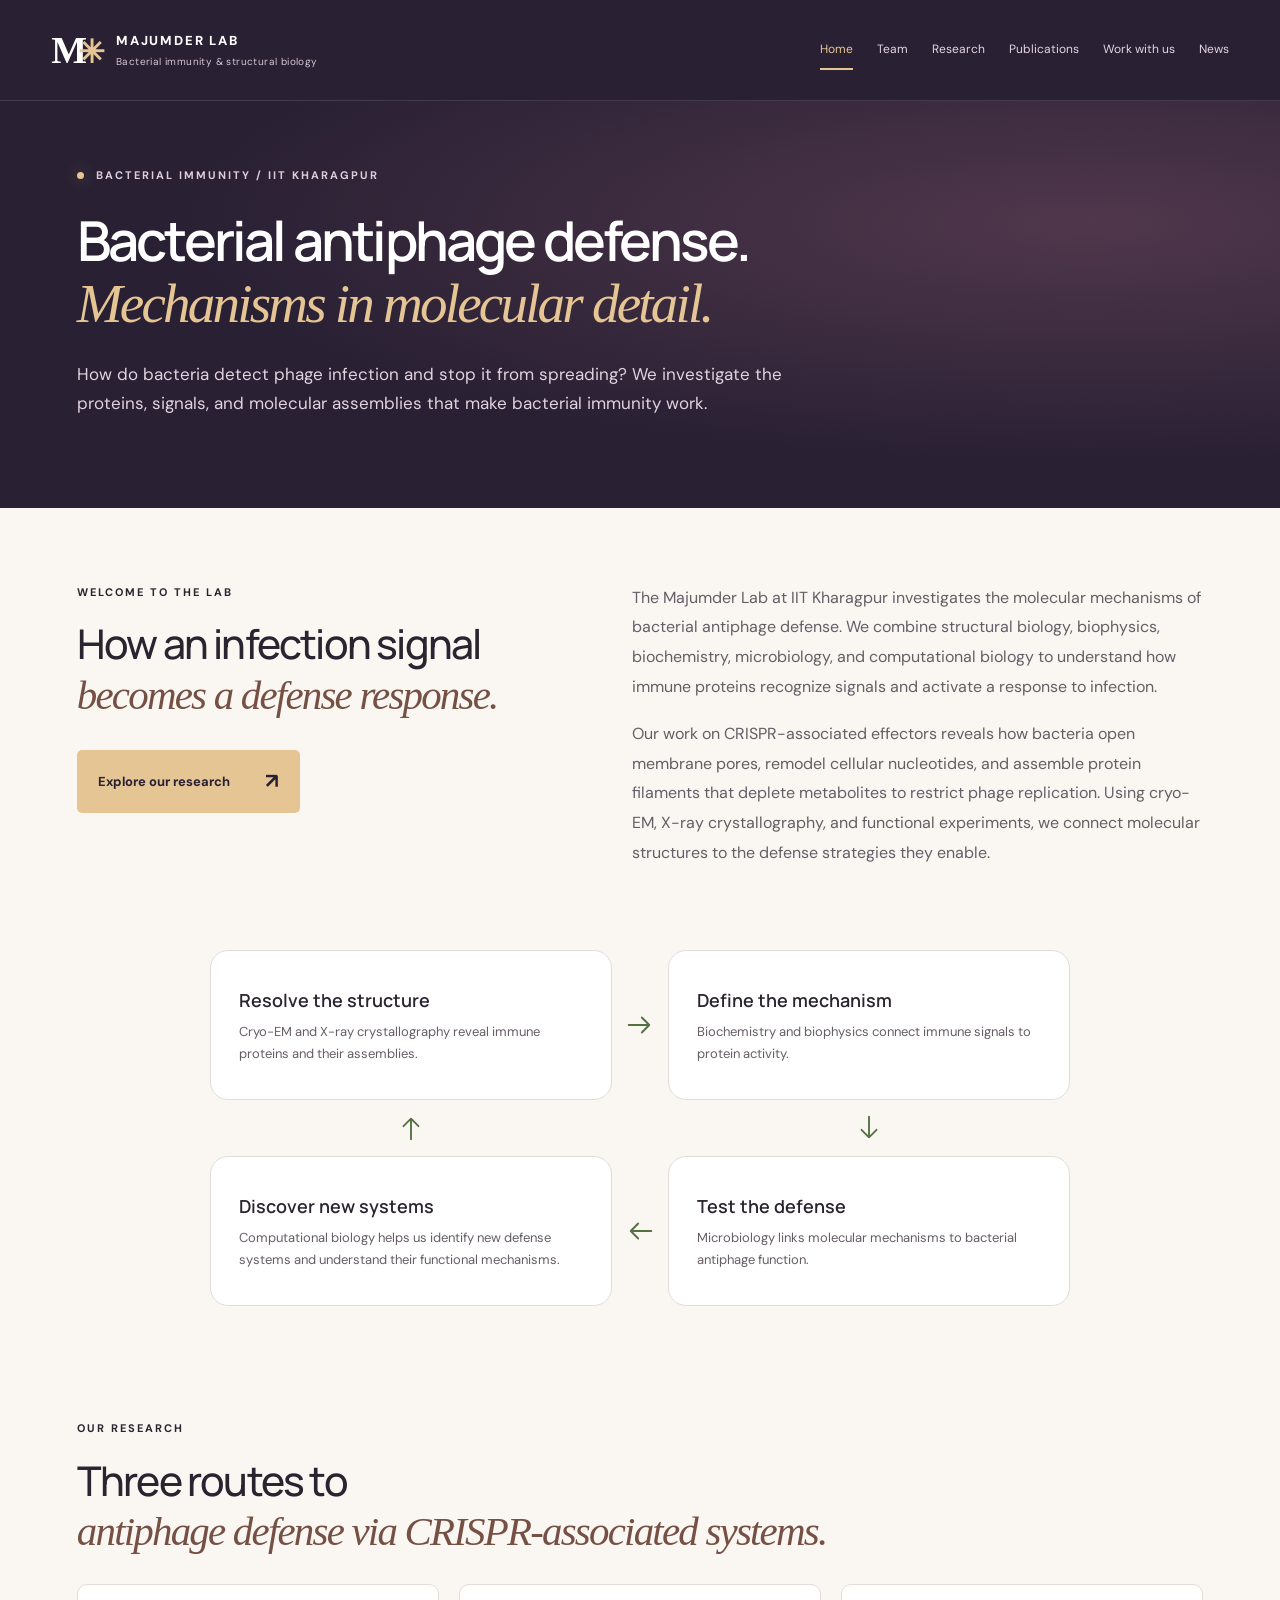
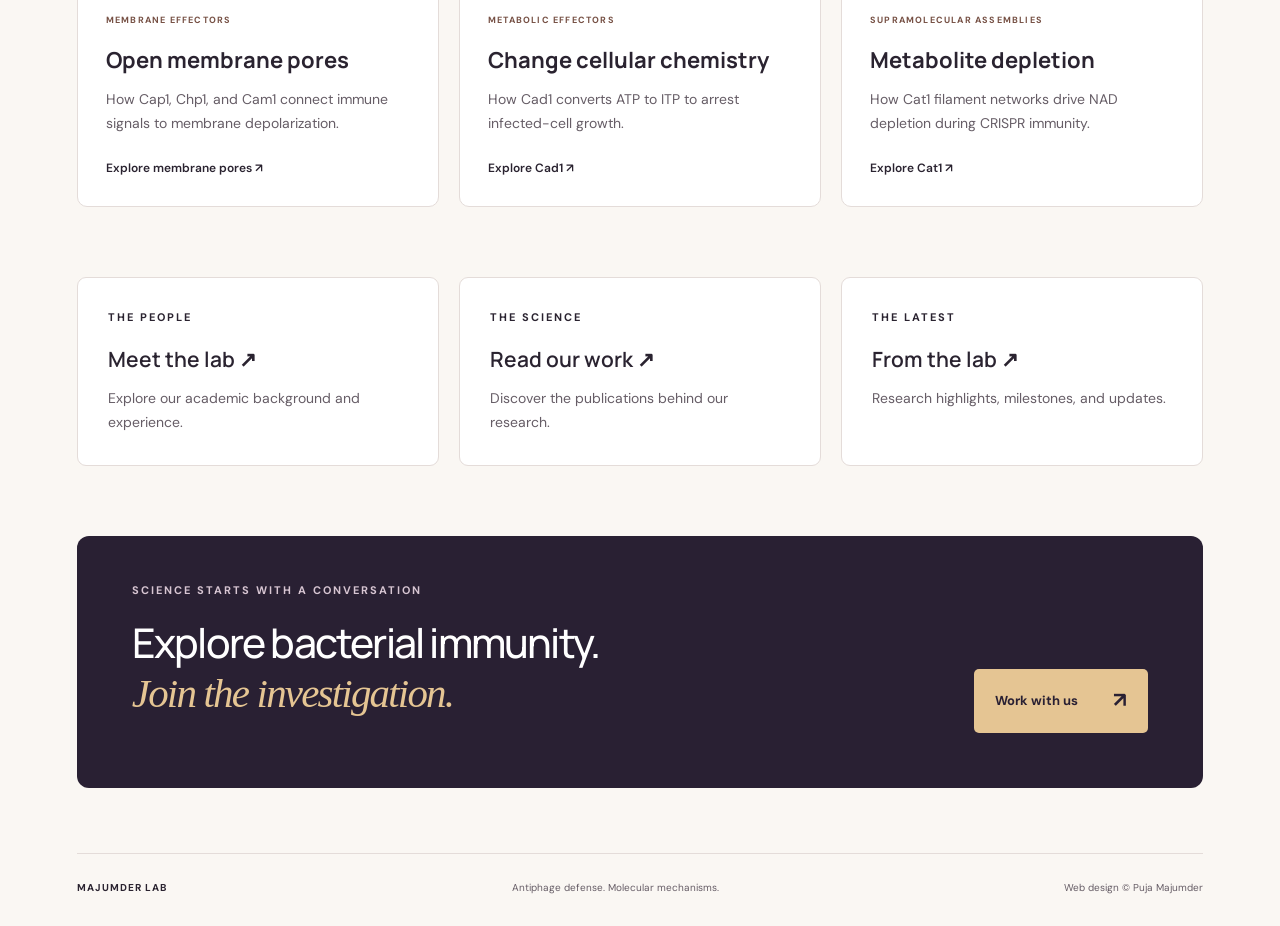
<file: index.html>
<!DOCTYPE html>
<html lang="en"><head><meta charset="utf-8"><meta name="viewport" content="width=device-width, initial-scale=1"><title>Majumder Lab | Bacterial Antiphage Defense</title><meta name="description" content="The Majumder Lab at IIT Kharagpur studies bacterial antiphage defense through structural biology, biophysics, biochemistry, microbiology, and computational biology."><link rel="stylesheet" href="assets/css/site.css?v=palette-20261120"><link rel="stylesheet" href="assets/css/pages.css?v=palette-20261120"><link rel="icon" href="assets/favicon.svg" type="image/svg+xml"></head><body class="home-page"><a class="skip-link" href="#main">Skip to content</a><header class="site-header"><div class="header-inner">
<a class="brand" href="index.html"><span class="brand-mark" aria-hidden="true">M<span>✳︎</span></span><span>MAJUMDER LAB<small>Bacterial immunity &amp; structural biology</small></span></a>
<nav aria-label="Main navigation"><a href="index.html" aria-current="page">Home</a><a href="Team.html">Team</a><a href="Research.html">Research</a><a href="Publications.html">Publications</a><a href="Opportunity.html">Work with us</a><a href="News.html">News</a></nav>
</div></header><main id="main"><section class="hero page-hero"><div class="container"><p class="eyebrow"><span class="status-dot"></span> BACTERIAL IMMUNITY / IIT KHARAGPUR</p><h1>Bacterial antiphage defense.<br><em>Mechanisms in molecular detail.</em></h1><p class="hero-copy">How do bacteria detect phage infection and stop it from spreading? We investigate the proteins, signals, and molecular assemblies that make bacterial immunity work.</p></div></section><section class="container home-intro"><div><p class="eyebrow">WELCOME TO THE LAB</p><h2>How an infection signal<br><em>becomes a defense response.</em></h2><a class="button" href="Research.html">Explore our research <span aria-hidden="true">↗</span></a></div><div class="intro"><p>The Majumder Lab at IIT Kharagpur investigates the molecular mechanisms of bacterial antiphage defense. We combine structural biology, biophysics, biochemistry, microbiology, and computational biology to understand how immune proteins recognize signals and activate a response to infection.</p><p>Our work on CRISPR-associated effectors reveals how bacteria open membrane pores, remodel cellular nucleotides, and assemble protein filaments that deplete metabolites to restrict phage replication. Using cryo-EM, X-ray crystallography, and functional experiments, we connect molecular structures to the defense strategies they enable.</p></div></section><section class="container methods methods-cycle" aria-label="Our research cycle"><div><h3>Resolve the structure</h3><p>Cryo-EM and X-ray crystallography reveal immune proteins and their assemblies.</p></div><div><h3>Define the mechanism</h3><p>Biochemistry and biophysics connect immune signals to protein activity.</p></div><div><h3>Test the defense</h3><p>Microbiology links molecular mechanisms to bacterial antiphage function.</p></div><div><h3>Discover new systems</h3><p>Computational biology helps us identify new defense systems and understand their functional mechanisms.</p></div></section><section class="container defense-focus" aria-labelledby="defense-focus-heading"><p class="eyebrow">OUR RESEARCH</p><h2 id="defense-focus-heading">Three routes to<br><em>antiphage defense via CRISPR-associated systems.</em></h2><div class="defense-focus-grid"><a href="Research.html#membrane-effectors"><span class="eyebrow">MEMBRANE EFFECTORS</span><h3>Open membrane pores</h3><p>How Cap1, Chp1, and Cam1 connect immune signals to membrane depolarization.</p><span class="focus-link">Explore membrane pores ↗</span></a><a href="Research.html#cad1"><span class="eyebrow">METABOLIC EFFECTORS</span><h3>Change cellular chemistry</h3><p>How Cad1 converts ATP to ITP to arrest infected-cell growth.</p><span class="focus-link">Explore Cad1 ↗</span></a><a href="Research.html#cat1"><span class="eyebrow">SUPRAMOLECULAR ASSEMBLIES</span><h3>Metabolite depletion</h3><p>How Cat1 filament networks drive NAD depletion during CRISPR immunity.</p><span class="focus-link">Explore Cat1 ↗</span></a></div></section><section class="container link-grid"><a href="Team.html"><p class="eyebrow">THE PEOPLE</p><h3>Meet the lab ↗</h3><p>Explore our academic background and experience.</p></a><a href="Publications.html"><p class="eyebrow">THE SCIENCE</p><h3>Read our work ↗</h3><p>Discover the publications behind our research.</p></a><a href="News.html"><p class="eyebrow">THE LATEST</p><h3>From the lab ↗</h3><p>Research highlights, milestones, and updates.</p></a></section><section class="closing container"><p class="eyebrow">SCIENCE STARTS WITH A CONVERSATION</p><h2>Explore bacterial immunity.<br><em>Join the investigation.</em></h2><a class="button" href="Opportunity.html">Work with us <span aria-hidden="true">↗</span></a></section></main><footer class="site-footer container"><a href="index.html">MAJUMDER LAB</a><span>Antiphage defense. Molecular mechanisms.</span><span>Web design © Puja Majumder</span></footer></body></html>
</file>
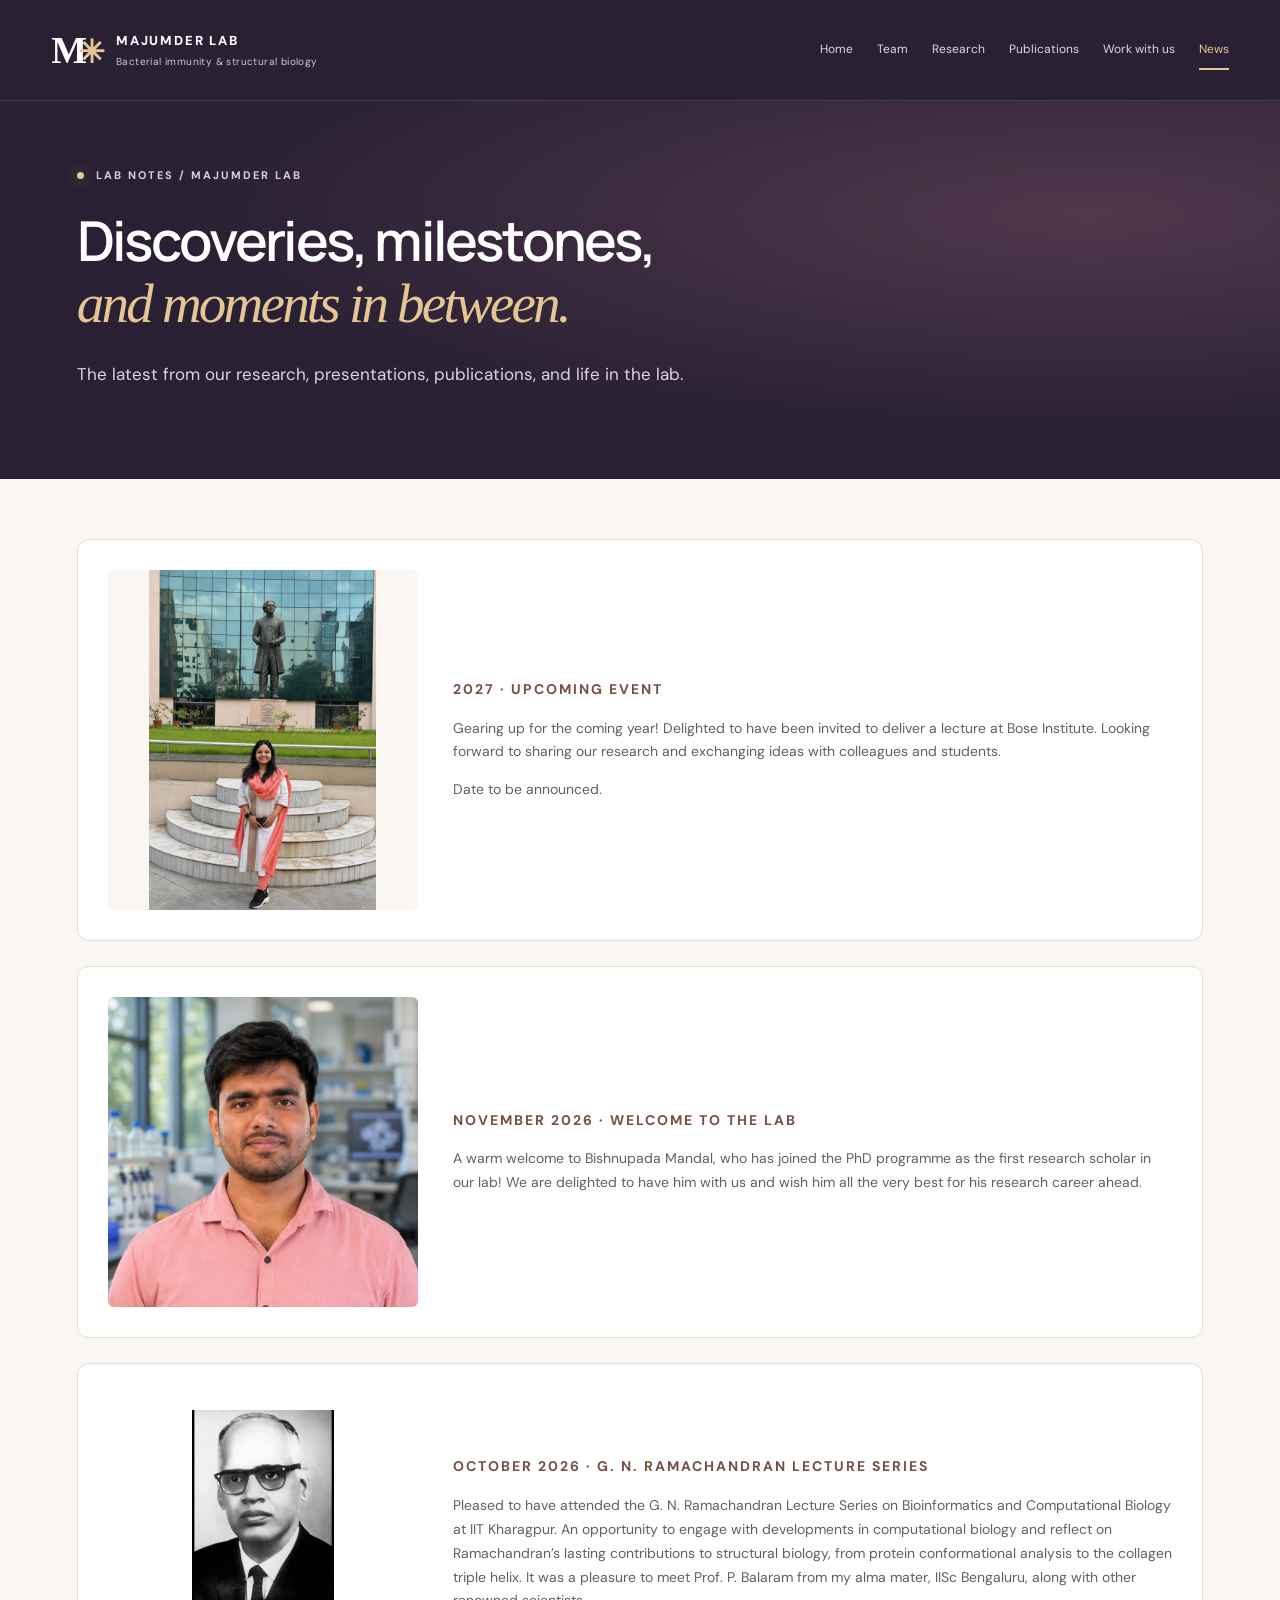
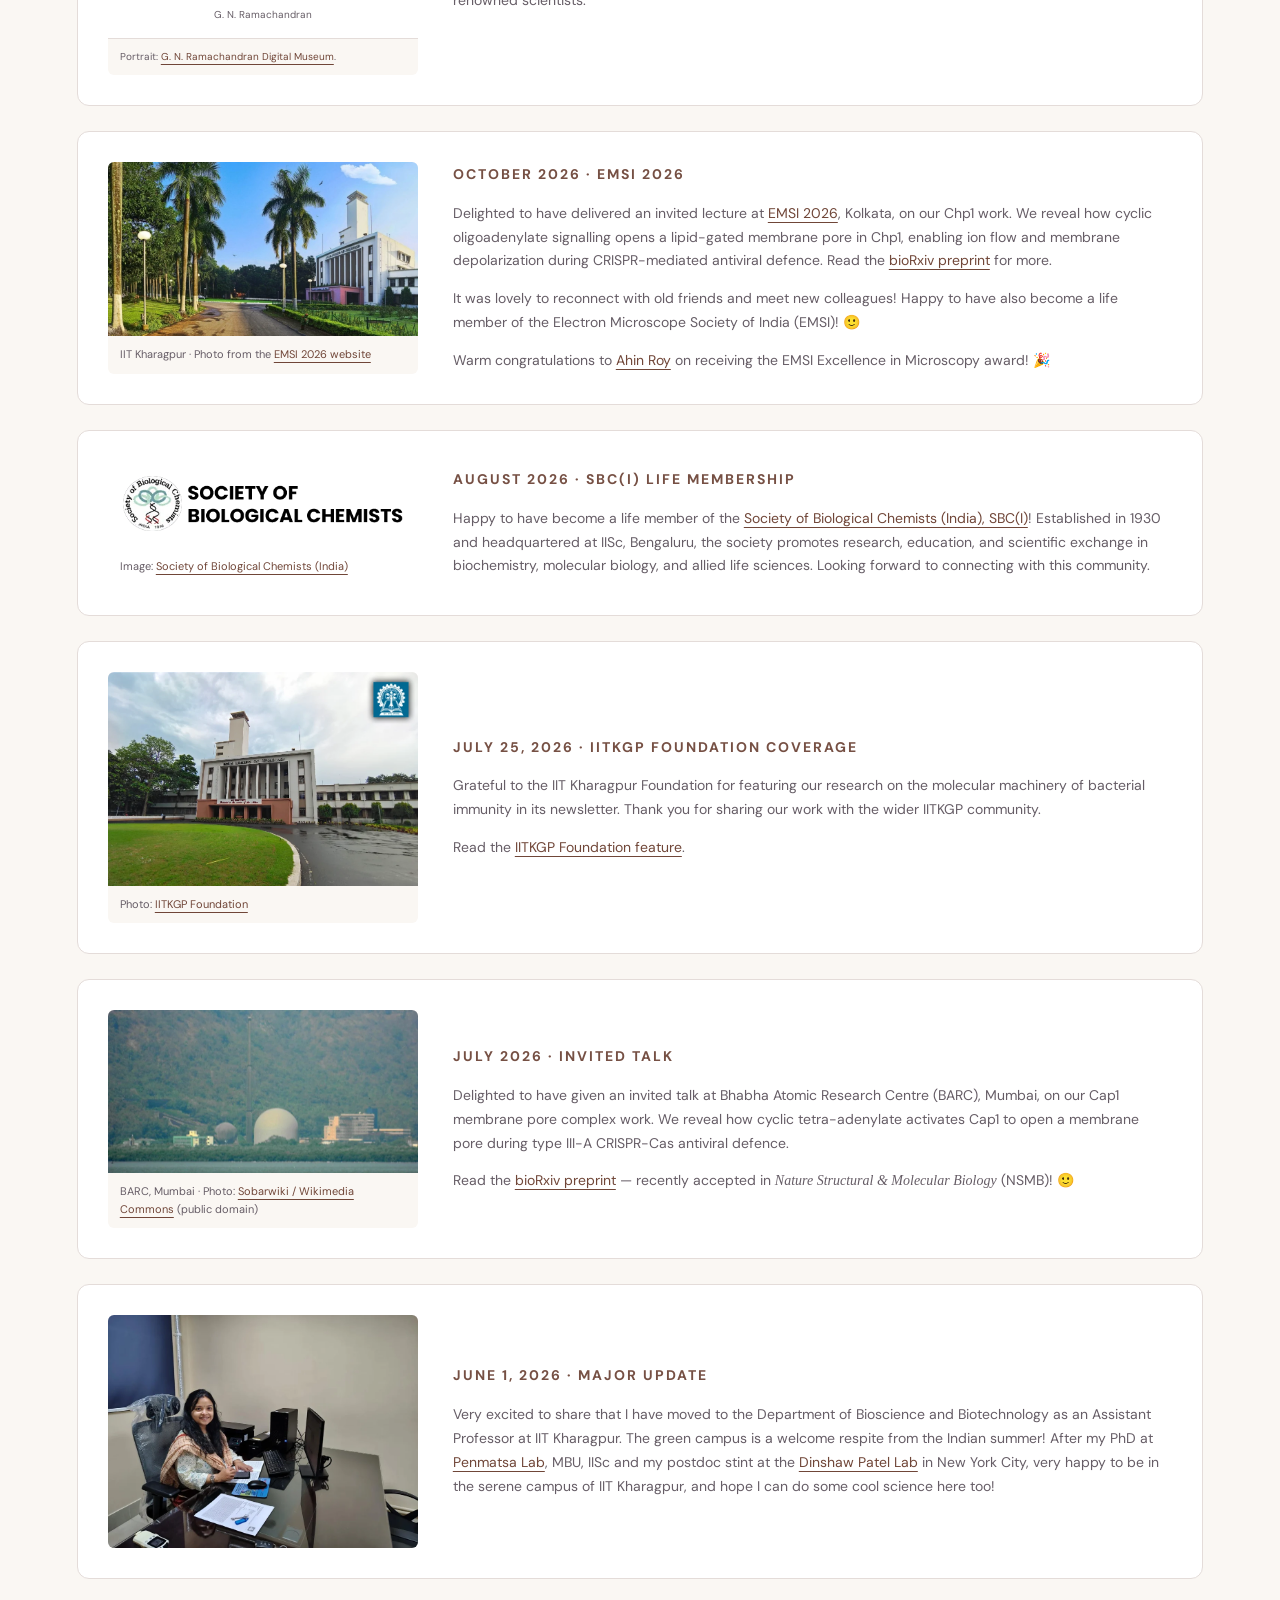
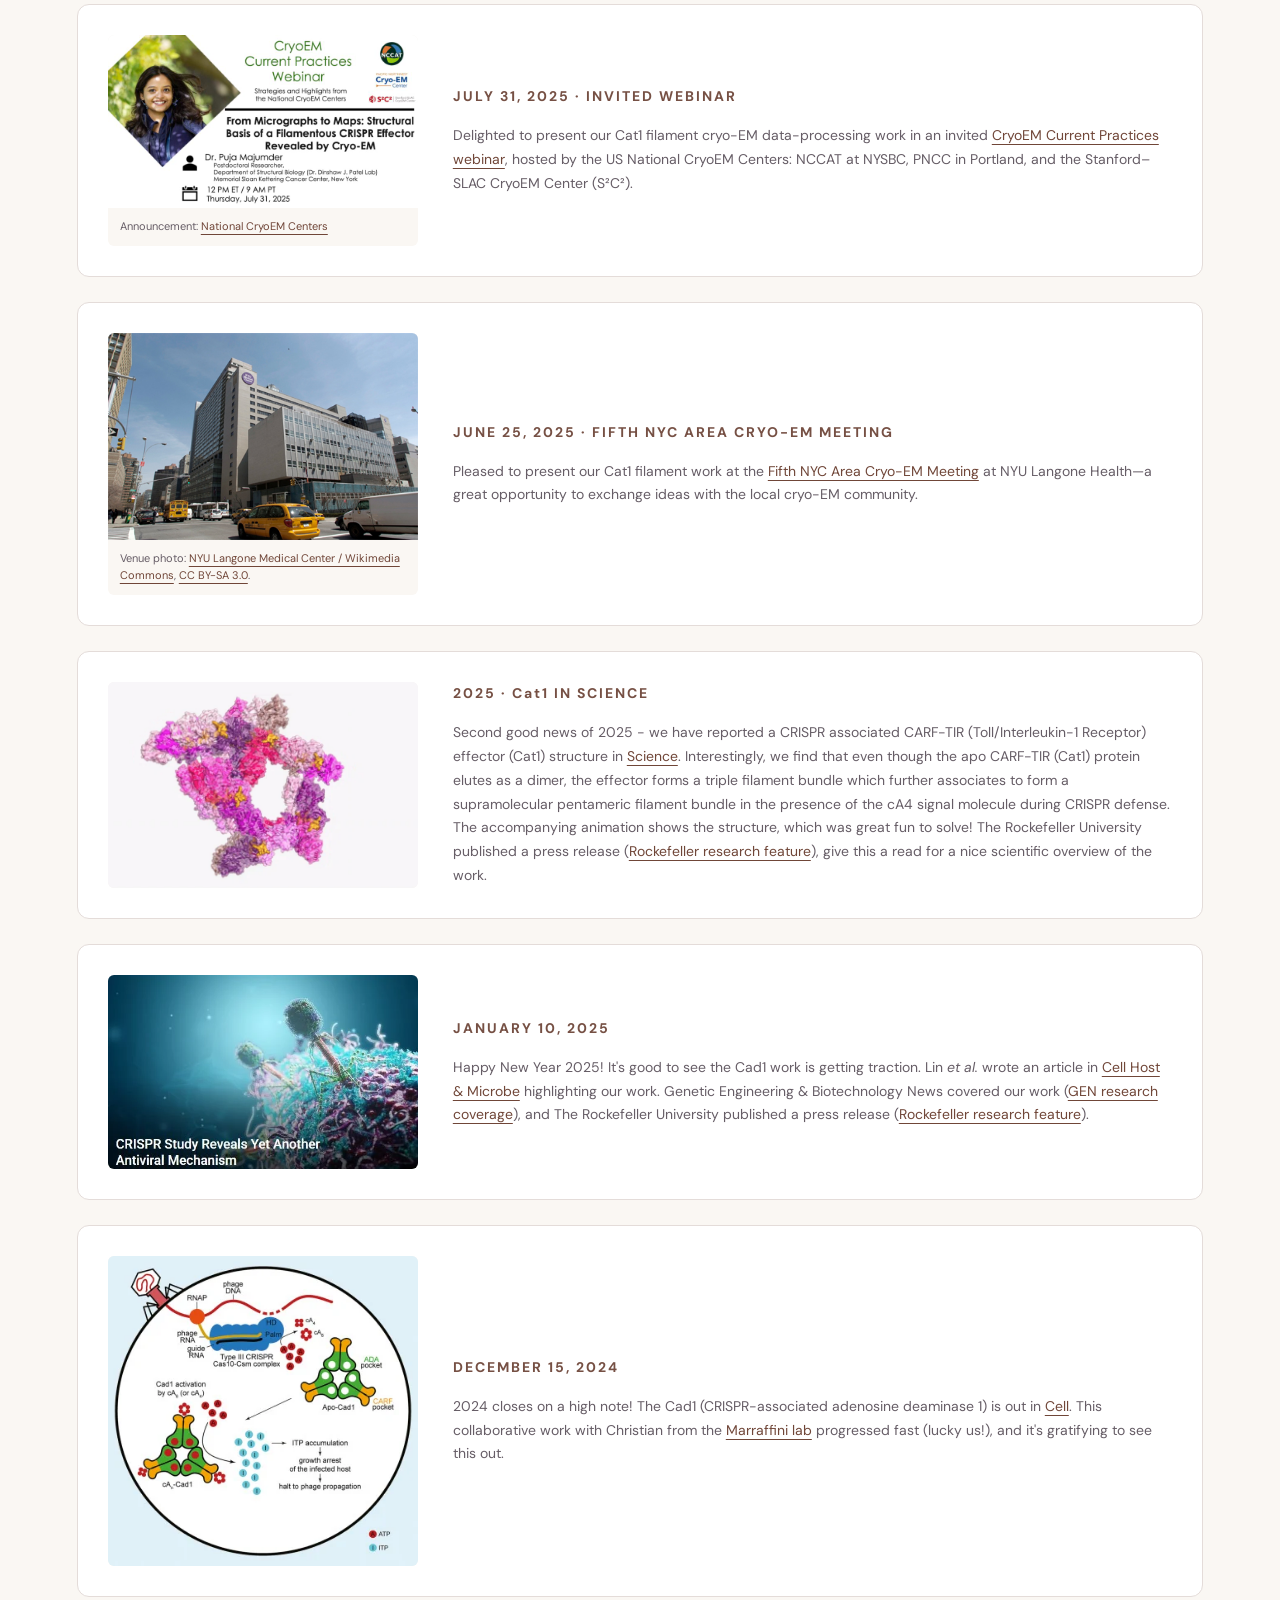
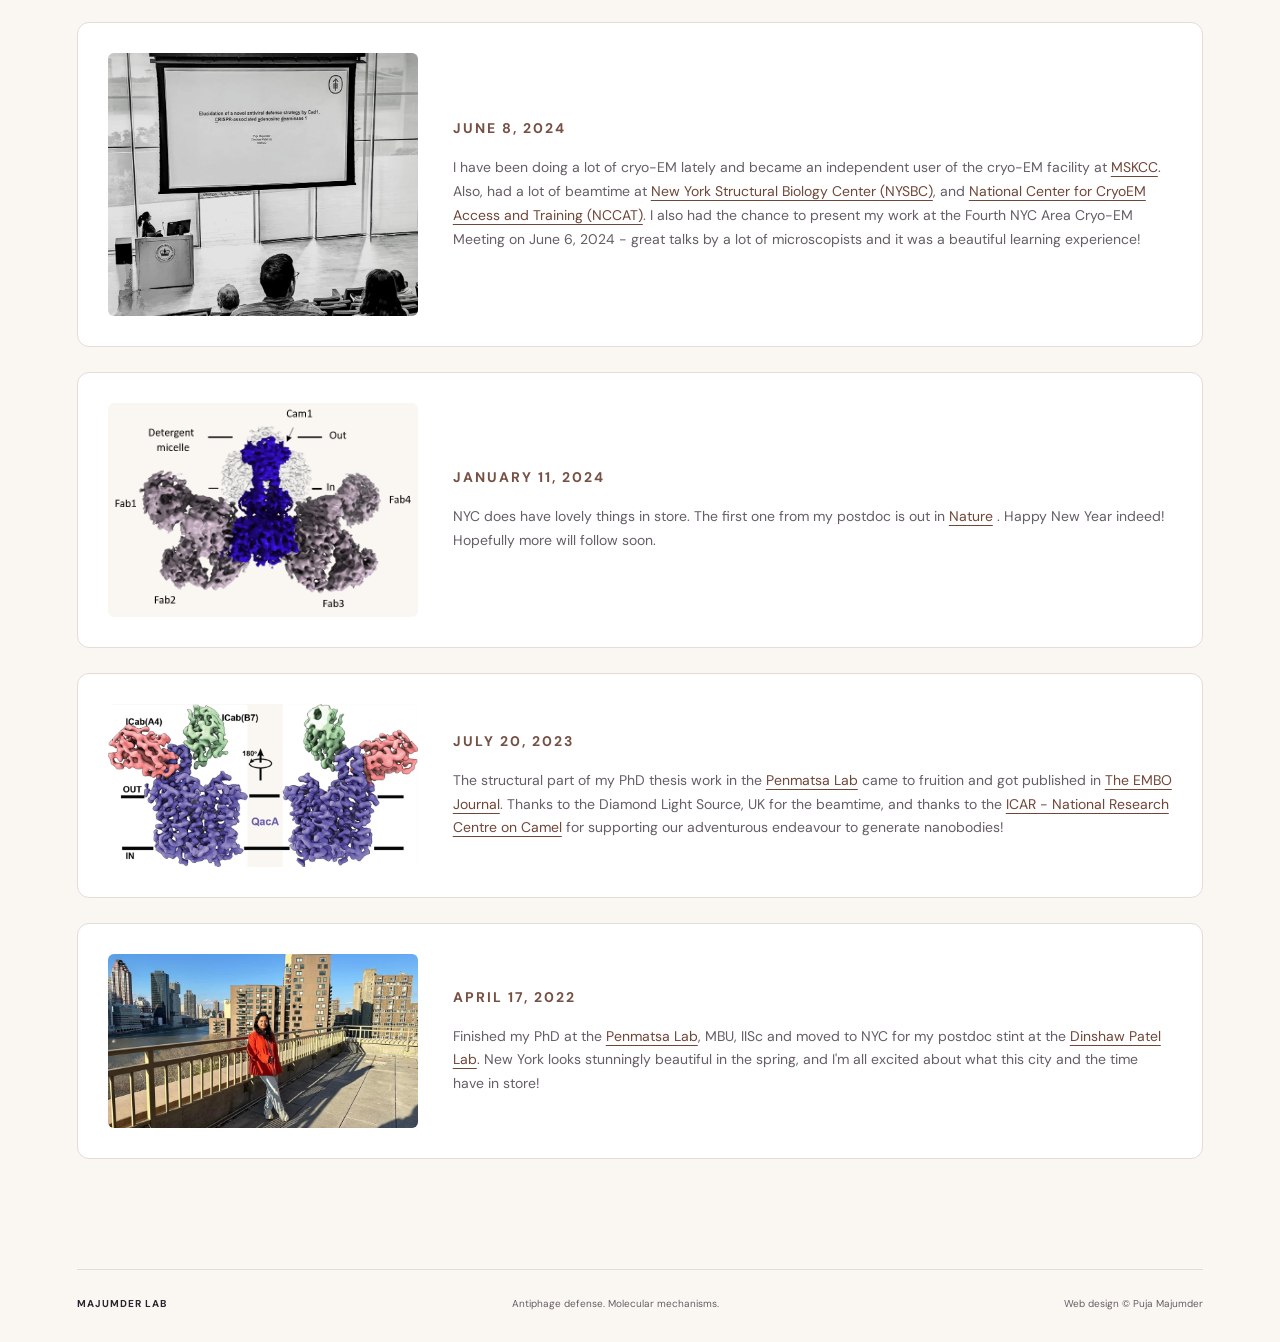
<file: News.html>
<!DOCTYPE html>
<html lang="en"><head><meta charset="utf-8"><meta name="viewport" content="width=device-width, initial-scale=1"><title>News | Majumder Lab</title><meta name="description" content="Research news, publications, talks, milestones, and updates from the Majumder Lab at IIT Kharagpur."><link rel="stylesheet" href="assets/css/site.css?v=palette-20261120"><link rel="stylesheet" href="assets/css/pages.css?v=palette-20261120"><link rel="icon" href="assets/favicon.svg" type="image/svg+xml"></head><body class="news-page"><a class="skip-link" href="#main">Skip to content</a><header class="site-header"><div class="header-inner">
<a class="brand" href="index.html"><span class="brand-mark" aria-hidden="true">M<span>✳︎</span></span><span>MAJUMDER LAB<small>Bacterial immunity &amp; structural biology</small></span></a>
<nav aria-label="Main navigation"><a href="index.html">Home</a><a href="Team.html">Team</a><a href="Research.html">Research</a><a href="Publications.html">Publications</a><a href="Opportunity.html">Work with us</a><a href="News.html" aria-current="page">News</a></nav>
</div></header><main id="main"><section class="hero page-hero"><div class="container"><p class="eyebrow"><span class="status-dot"></span> LAB NOTES / MAJUMDER LAB</p><h1>Discoveries, milestones,<br><em>and moments in between.</em></h1><p class="hero-copy">The latest from our research, presentations, publications, and life in the lab.</p></div></section><section class="container news-feed"><article class="news-card news-card-bose"><figure><img src="images/news/puja-bose-institute-statue.webp" alt="Puja Majumder at Bose Institute, Kolkata, with the full J. C. Bose statue behind her" width="600" height="900" loading="lazy" decoding="async"></figure><div><p class="eyebrow"><time datetime="2027">2027</time> · Upcoming event</p><p>Gearing up for the coming year! Delighted to have been invited to deliver a lecture at Bose Institute. Looking forward to sharing our research and exchanging ideas with colleagues and students.</p><p>Date to be announced.</p></div></article><article class="news-card"><figure><img src="images/news/bishnupada-mandal-headshot.webp" alt="Bishnupada Mandal, the lab's first PhD research scholar" loading="lazy" width="900" height="900" decoding="async"></figure><div><p class="eyebrow"><time datetime="2026-11">November 2026</time> · Welcome to the lab</p><p>A warm welcome to Bishnupada Mandal, who has joined the PhD programme as the first research scholar in our lab! We are delighted to have him with us and wish him all the very best for his research career ahead.</p></div></article><article class="news-card news-card-gnr"><figure><div class="gnr-visuals"><div class="gnr-portrait"><img src="images/news/gn-ramachandran-portrait.webp" alt="Portrait of G. N. Ramachandran" width="540" height="720" loading="lazy" decoding="async"><span>G. N. Ramachandran</span></div></div><figcaption>Portrait: <a href="https://www.gnramachandran.org/">G. N. Ramachandran Digital Museum</a>.</figcaption></figure><div><p class="eyebrow"><time datetime="2026-10">October 2026</time> · G. N. Ramachandran Lecture Series</p><p>Pleased to have attended the G. N. Ramachandran Lecture Series on Bioinformatics and Computational Biology at IIT Kharagpur. An opportunity to engage with developments in computational biology and reflect on Ramachandran’s lasting contributions to structural biology, from protein conformational analysis to the collagen triple helix. It was a pleasure to meet Prof. P. Balaram from my alma mater, IISc Bengaluru, along with other renowned scientists.</p></div></article><article class="news-card news-card-emsi"><figure><img src="images/news/emsi-2026.webp" alt="Palm-lined avenue and main building at IIT Kharagpur" width="900" height="506" decoding="async"><figcaption>IIT Kharagpur · Photo from the <a href="https://emsi2026.iitkgp.ac.in/">EMSI 2026 website</a></figcaption></figure><div><p class="eyebrow"><time datetime="2026-10">October 2026</time> · EMSI 2026</p><p>Delighted to have delivered an invited lecture at <a href="https://emsi2026.iitkgp.ac.in/">EMSI 2026</a>, Kolkata, on our Chp1 work. We reveal how cyclic oligoadenylate signalling opens a lipid-gated membrane pore in Chp1, enabling ion flow and membrane depolarization during CRISPR-mediated antiviral defence. Read the <a href="https://www.biorxiv.org/content/10.64898/2026.08.05.743128v1">bioRxiv preprint</a> for more.</p><p>It was lovely to reconnect with old friends and meet new colleagues! Happy to have also become a life member of the Electron Microscope Society of India (EMSI)! 🙂</p><p>Warm congratulations to <a href="https://ahinroy.github.io/">Ahin Roy</a> on receiving the EMSI Excellence in Microscopy award! 🎉</p></div></article><article class="news-card news-card-sbci"><figure><img src="images/news/sbci-logo.webp" alt="Society of Biological Chemists (India) logo" width="441" height="90" loading="lazy" decoding="async"><figcaption>Image: <a href="https://sbcihq.in/">Society of Biological Chemists (India)</a></figcaption></figure><div><p class="eyebrow"><time datetime="2026-08">August 2026</time> · SBC(I) life membership</p><p>Happy to have become a life member of the <a href="https://sbcihq.in/sbci-application/">Society of Biological Chemists (India), SBC(I)</a>! Established in 1930 and headquartered at IISc, Bengaluru, the society promotes research, education, and scientific exchange in biochemistry, molecular biology, and allied life sciences. Looking forward to connecting with this community.</p></div></article><article class="news-card news-card-foundation"><figure><img src="images/news/iitkgp-foundation-feature.webp" alt="IIT Kharagpur main building and green lawn, featured in the IITKGP Foundation newsletter" width="825" height="567" loading="lazy" decoding="async"><figcaption>Photo: <a href="https://www.iitkgpfoundation.org/article.html?nl=3333">IITKGP Foundation</a></figcaption></figure><div><p class="eyebrow"><time datetime="2026-07-25">July 25, 2026</time> · IITKGP Foundation coverage</p><p>Grateful to the IIT Kharagpur Foundation for featuring our research on the molecular machinery of bacterial immunity in its newsletter. Thank you for sharing our work with the wider IITKGP community.</p><p>Read the <a href="https://www.iitkgpfoundation.org/article.html?nl=3333">IITKGP Foundation feature</a>.</p></div></article><article class="news-card news-card-barc"><figure><img src="images/news/barc-mumbai.webp" alt="Bhabha Atomic Research Centre, Trombay, Mumbai, viewed from the Arabian Sea" width="900" height="473" decoding="async"><figcaption>BARC, Mumbai · Photo: <a href="https://commons.wikimedia.org/wiki/File:BARC_nuclear_reactor.JPG">Sobarwiki / Wikimedia Commons</a> (public domain)</figcaption></figure><div><p class="eyebrow"><time datetime="2026-07">July 2026</time> · Invited talk</p><p>Delighted to have given an invited talk at Bhabha Atomic Research Centre (BARC), Mumbai, on our Cap1 membrane pore complex work. We reveal how cyclic tetra-adenylate activates Cap1 to open a membrane pore during type III-A CRISPR-Cas antiviral defence.</p><p>Read the <a href="https://www.biorxiv.org/content/10.1101/2025.11.13.688252v1">bioRxiv preprint</a> — recently accepted in <em>Nature Structural &amp; Molecular Biology</em> (NSMB)! 🙂</p></div></article><article class="news-card"><figure><img src="images/news/puja-iit-kharagpur-office.webp" alt="Puja Majumder at her office desk at IIT Kharagpur" width="900" height="675" loading="lazy" decoding="async"></figure><div><p class="eyebrow">June 1, 2026 · Major update</p><p>Very excited to share that I have moved to the Department of Bioscience and Biotechnology as an Assistant Professor at IIT Kharagpur.
					The green campus is a welcome respite from the Indian summer! After my PhD at <a href="https://aplabmbu.weebly.com/">Penmatsa Lab</a>, MBU, IISc 
					and my postdoc stint at the <a href="https://www.mskcc.org/research/ski/labs/dinshaw-patel">Dinshaw Patel Lab</a> in New York City,
					very happy to be in the serene campus of IIT Kharagpur, and hope I can do some cool science here too! 
				</p></div></article><article class="news-card news-card-webinar"><figure><img src="images/news/cat1-cryoem-webinar-2025.jpg" alt="Official announcement of Puja Majumder’s Cat1 cryo-EM webinar on July 31, 2025" width="800" height="448" loading="lazy" decoding="async"><figcaption>Announcement: <a href="https://www.cryoemcenters.org/webinararchive/">National CryoEM Centers</a></figcaption></figure><div><p class="eyebrow"><time datetime="2025-07-31">July 31, 2025</time> · Invited webinar</p><p>Delighted to present our Cat1 filament cryo-EM data-processing work in an invited <a href="https://www.cryoemcenters.org/webinararchive/">CryoEM Current Practices webinar</a>, hosted by the US National CryoEM Centers: NCCAT at NYSBC, PNCC in Portland, and the Stanford–SLAC CryoEM Center (S²C²).</p></div></article><article class="news-card news-card-meeting"><figure><img src="images/news/nyu-langone-medical-center.jpg" alt="NYU Langone Medical Center on First Avenue, venue of the Fifth NYC Area Cryo-EM Meeting" width="430" height="287" loading="lazy" decoding="async"><figcaption>Venue photo: <a href="https://commons.wikimedia.org/wiki/File:NYULMC.jpg">NYU Langone Medical Center / Wikimedia Commons</a>, <a href="https://creativecommons.org/licenses/by-sa/3.0/">CC BY-SA 3.0</a>.</figcaption></figure><div><p class="eyebrow"><time datetime="2025-06-25">June 25, 2025</time> · Fifth NYC Area Cryo-EM Meeting</p><p>Pleased to present our Cat1 filament work at the <a href="https://med.nyu.edu/research/scientific-cores-shared-resources/cryo-electron-microscopy-laboratory/sites/default/files/nyarea-cryoem-program.pdf">Fifth NYC Area Cryo-EM Meeting</a> at NYU Langone Health—a great opportunity to exchange ideas with the local cryo-EM community.</p></div></article><article class="news-card"><figure><img src="images/news/Cat1_vid.webp" alt="Lab update: 2025 · Cat1 in Science" loading="lazy" width="640" height="426" decoding="async"></figure><div><p class="eyebrow">2025 · <span style="text-transform:none">Cat1</span> in Science</p><p>Second good news of 2025 - we have reported a CRISPR associated CARF-TIR (Toll/Interleukin-1 Receptor) effector (Cat1) structure in 
					<a href="https://doi.org/10.1126/science.adv9045"> Science</a>. Interestingly, we find that even 
					though the apo CARF-TIR (Cat1) protein elutes as a dimer, the effector forms a triple filament bundle which further associates to form a supramolecular pentameric filament 
					bundle in the presence of the cA4 signal molecule during CRISPR defense. The accompanying animation shows the structure, which was great fun to solve!
					The Rockefeller University published a press release 
					(<a href="https://www.rockefeller.edu/news/37733-researchers-find-crispr-is-capable-of-even-more-than-we-thought/">Rockefeller research feature</a>), 
					give this a read for a nice scientific overview of the work.
					</p></div></article><article class="news-card"><figure><img src="images/news/2025-Press_release.webp" alt="Lab update: January 10, 2025" loading="lazy" width="517" height="323" decoding="async"></figure><div><p class="eyebrow">January 10, 2025</p><p>Happy New Year 2025! It's good to see the Cad1 work is getting traction. Lin <i>et al.</i> wrote an article in 
					<a href="https://www.cell.com/cell-host-microbe/abstract/S1931-3128(24)00480-3"> Cell Host &amp; Microbe</a> highlighting our work.
					Genetic Engineering &amp; Biotechnology News covered our work (<a href="https://www.genengnews.com/topics/genome-editing/crispr-study-reveals-yet-another-antiviral-mechanism/">GEN research coverage</a>),
					and The Rockefeller University published a press release (<a href="https://www.rockefeller.edu/news/36859-a-new-chemistry-for-crispr/">Rockefeller research feature</a>).
					</p></div></article><article class="news-card"><figure><img src="images/news/cell.webp" alt="Lab update: December 15, 2024" loading="lazy" width="375" height="375" decoding="async"></figure><div><p class="eyebrow">December 15, 2024</p><p>2024 closes on a high note! The Cad1 (CRISPR-associated adenosine deaminase 1) is out in <a href="https://doi.org/10.1016/j.cell.2024.10.002">Cell</a>.
				This collaborative work with Christian from the <a href="https://marraffini.rockefeller.edu/"> Marraffini lab</a> 
				progressed fast (lucky us!), and it's gratifying to see this out.  
				</p></div></article><article class="news-card"><figure><img src="images/news/NYC-meet.webp" alt="Lab update: June 8, 2024" loading="lazy" width="900" height="763" decoding="async"></figure><div><p class="eyebrow">June 8, 2024</p><p>I have been doing a lot of cryo-EM lately and became an independent user of the cryo-EM facility at <a href="https://www.mskcc.org/research/ski/core-facilities/structural-biology/"> MSKCC</a>.
				Also, had a lot of beamtime at 
				<a href="https://nysbc.org/"> New York Structural Biology Center (NYSBC)</a>,
				and <a href="https://nccat.nysbc.org/"> National Center for CryoEM Access and Training (NCCAT)</a>.
				I also had the chance to present my work at the Fourth NYC Area Cryo-EM Meeting on June 6, 2024 - great talks by a lot of microscopists and it was a beautiful learning 
				experience! 
				</p></div></article><article class="news-card"><figure><img src="images/news/Cam-1.webp" alt="Lab update: January 11, 2024" loading="lazy" width="686" height="473" decoding="async"></figure><div><p class="eyebrow">January 11, 2024</p><p>NYC does have lovely things in store. The first one from my postdoc is out in 
				<a href="https://doi.org/10.1038/s41586-023-06902-y"> Nature</a> . Happy New Year indeed! 
				Hopefully more will follow soon.
				</p></div></article><article class="news-card"><figure><img src="images/news/Qac-A.webp" alt="Lab update: July 20, 2023" loading="lazy" width="900" height="474" decoding="async"></figure><div><p class="eyebrow">July 20, 2023</p><p>The structural part of my PhD thesis work in the <a href="https://aplabmbu.weebly.com/">Penmatsa Lab</a> came to 
				fruition and got published in <a href="https://doi.org/10.15252/embj.2023113418"> The EMBO Journal</a>. Thanks to 
				the Diamond Light Source, UK for the beamtime, and thanks to the <a href="https://icar.gov.in/en/animal-science/institutes-universities-under-animal-science-division"> 
				ICAR - National Research Centre on Camel</a> for supporting our adventurous endeavour to generate nanobodies! 
				</p></div></article><article class="news-card"><figure><img src="images/news/NYC-move.webp" alt="Lab update: April 17, 2022" loading="lazy" width="900" height="506" decoding="async"></figure><div><p class="eyebrow">April 17, 2022</p><p>Finished my PhD at the <a href="https://aplabmbu.weebly.com/">Penmatsa Lab</a>, MBU, IISc and moved to 
					NYC for my postdoc stint at the <a href="https://www.mskcc.org/research/ski/labs/dinshaw-patel">Dinshaw Patel Lab</a>. 
					New York looks stunningly beautiful in the spring, and I'm all excited about what this city and the time have in store! 
				</p></div></article></section></main><footer class="site-footer container"><a href="index.html">MAJUMDER LAB</a><span>Antiphage defense. Molecular mechanisms.</span><span>Web design © Puja Majumder</span></footer></body></html>
</file>
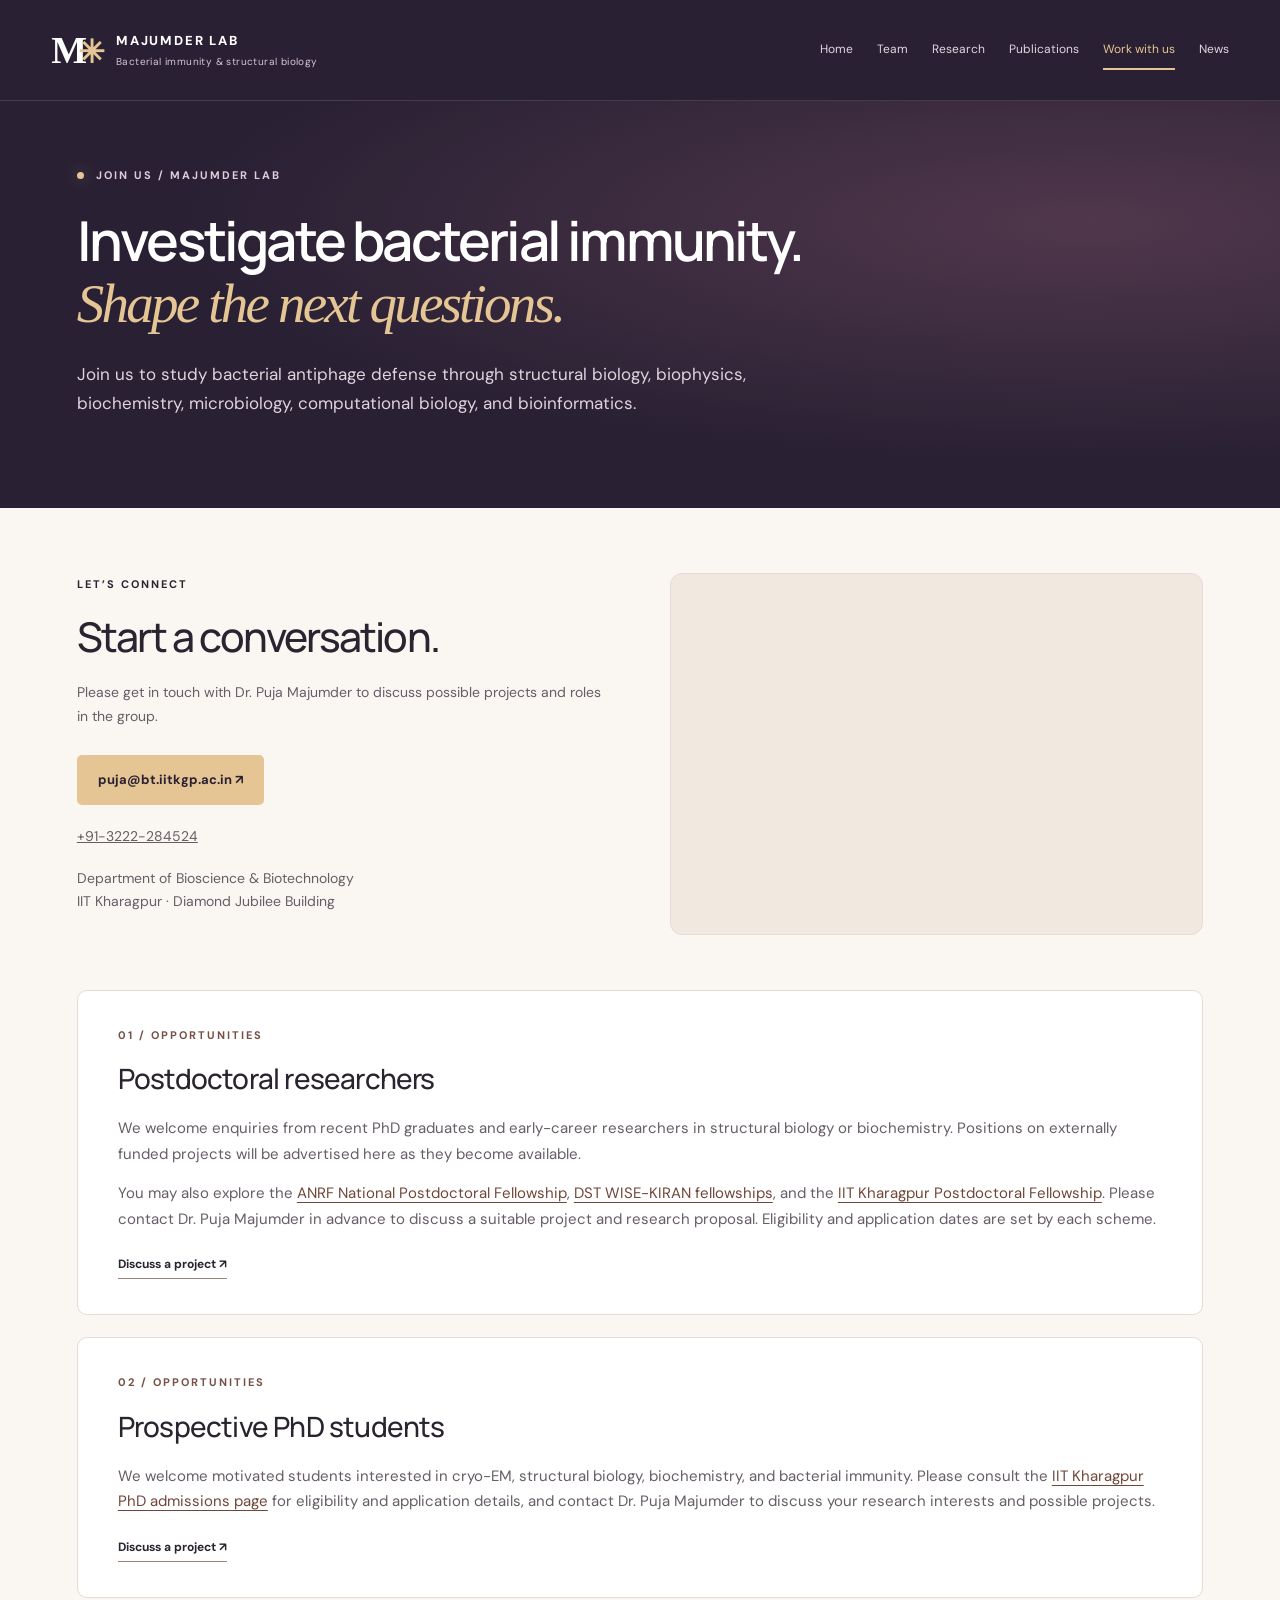
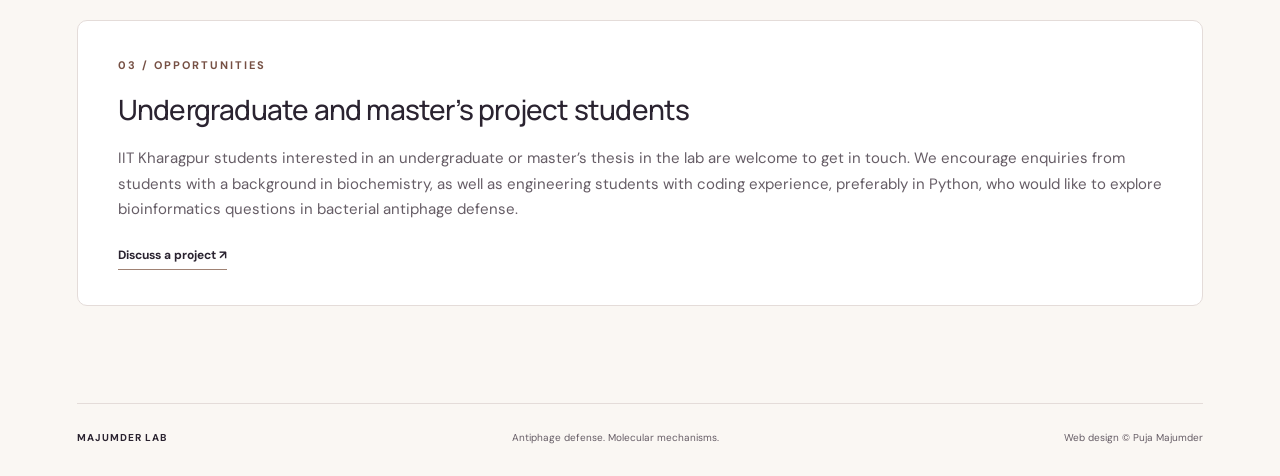
<file: Opportunity.html>
<!DOCTYPE html>
<html lang="en"><head><meta charset="utf-8"><meta name="viewport" content="width=device-width, initial-scale=1"><title>Work with us | Majumder Lab</title><meta name="description" content="Explore postdoctoral, PhD, and student research opportunities in bacterial immunity and structural biology at the Majumder Lab, IIT Kharagpur."><link rel="stylesheet" href="assets/css/site.css?v=palette-20261120"><link rel="stylesheet" href="assets/css/pages.css?v=palette-20261120"><link rel="icon" href="assets/favicon.svg" type="image/svg+xml"></head><body class="opportunities-page"><a class="skip-link" href="#main">Skip to content</a><header class="site-header"><div class="header-inner">
<a class="brand" href="index.html"><span class="brand-mark" aria-hidden="true">M<span>✳︎</span></span><span>MAJUMDER LAB<small>Bacterial immunity &amp; structural biology</small></span></a>
<nav aria-label="Main navigation"><a href="index.html">Home</a><a href="Team.html">Team</a><a href="Research.html">Research</a><a href="Publications.html">Publications</a><a href="Opportunity.html" aria-current="page">Work with us</a><a href="News.html">News</a></nav>
</div></header><main id="main"><section class="hero page-hero"><div class="container"><p class="eyebrow"><span class="status-dot"></span> JOIN US / MAJUMDER LAB</p><h1>Investigate bacterial immunity.<br><em>Shape the next questions.</em></h1><p class="hero-copy">Join us to study bacterial antiphage defense through structural biology, biophysics, biochemistry, microbiology, computational biology, and bioinformatics.</p></div></section><section class="container contact-grid"><div><p class="eyebrow">LET’S CONNECT</p><h2>Start a conversation.</h2><p>Please get in touch with Dr. Puja Majumder to discuss possible projects and roles in the group.</p><a class="button" href="mailto:puja@bt.iitkgp.ac.in">puja@bt.iitkgp.ac.in ↗</a><p><a href="tel:+913222284524">+91-3222-284524</a></p><p>Department of Bioscience &amp; Biotechnology<br>IIT Kharagpur · Diamond Jubilee Building</p></div><div class="map-card"><iframe title="Location of the Department of Bioscience and Biotechnology, IIT Kharagpur" src="https://www.google.com/maps/embed?pb=!1m18!1m12!1m3!1d3691.021088726316!2d87.30961637501963!3d22.315042179676034!2m3!1f0!2f0!3f0!3m2!1i1024!2i768!4f13.1!3m3!1m2!1s0x3a1d440335454ca7%3A0xb6e0935b029d690d!2sDepartment%20of%20Bioscience%20and%20Biotechnology%2C%20IIT%20Kharagpur!5e0!3m2!1sen!2sin!4v1780759444495!5m2!1sen!2sin" width="600" height="450" style="border:0;" allowfullscreen="" loading="lazy" referrerpolicy="no-referrer-when-downgrade"></iframe></div></section><section class="container role-list"><article class="role-card"><p class="eyebrow">01 / OPPORTUNITIES</p><h2>Postdoctoral researchers</h2><p>We welcome enquiries from recent PhD graduates and early-career researchers in structural biology or biochemistry. Positions on externally funded projects will be advertised here as they become available.</p><p>You may also explore the <a href="https://www.anrfonline.in/ANRF/npdf">ANRF National Postdoctoral Fellowship</a>, <a href="https://dst.gov.in/scientific-programmes/wise-kiran">DST WISE-KIRAN fellowships</a>, and the <a href="https://www.iitkgp.ac.in/pdf">IIT Kharagpur Postdoctoral Fellowship</a>. Please contact Dr. Puja Majumder in advance to discuss a suitable project and research proposal. Eligibility and application dates are set by each scheme.</p><a class="paper-link" href="mailto:puja@bt.iitkgp.ac.in">Discuss a project ↗</a></article><article class="role-card"><p class="eyebrow">02 / OPPORTUNITIES</p><h2>Prospective PhD students</h2><p>We welcome motivated students interested in cryo-EM, structural biology, biochemistry, and bacterial immunity. Please consult the <a href="https://www.iitkgp.ac.in/admission-phd">IIT Kharagpur PhD admissions page</a> for eligibility and application details, and contact Dr. Puja Majumder to discuss your research interests and possible projects.</p><a class="paper-link" href="mailto:puja@bt.iitkgp.ac.in">Discuss a project ↗</a></article><article class="role-card"><p class="eyebrow">03 / OPPORTUNITIES</p><h2>Undergraduate and master’s project students</h2><p>IIT Kharagpur students interested in an undergraduate or master’s thesis in the lab are welcome to get in touch. We encourage enquiries from students with a background in biochemistry, as well as engineering students with coding experience, preferably in Python, who would like to explore bioinformatics questions in bacterial antiphage defense.</p><a class="paper-link" href="mailto:puja@bt.iitkgp.ac.in">Discuss a project ↗</a></article></section></main><footer class="site-footer container"><a href="index.html">MAJUMDER LAB</a><span>Antiphage defense. Molecular mechanisms.</span><span>Web design © Puja Majumder</span></footer></body></html>
</file>
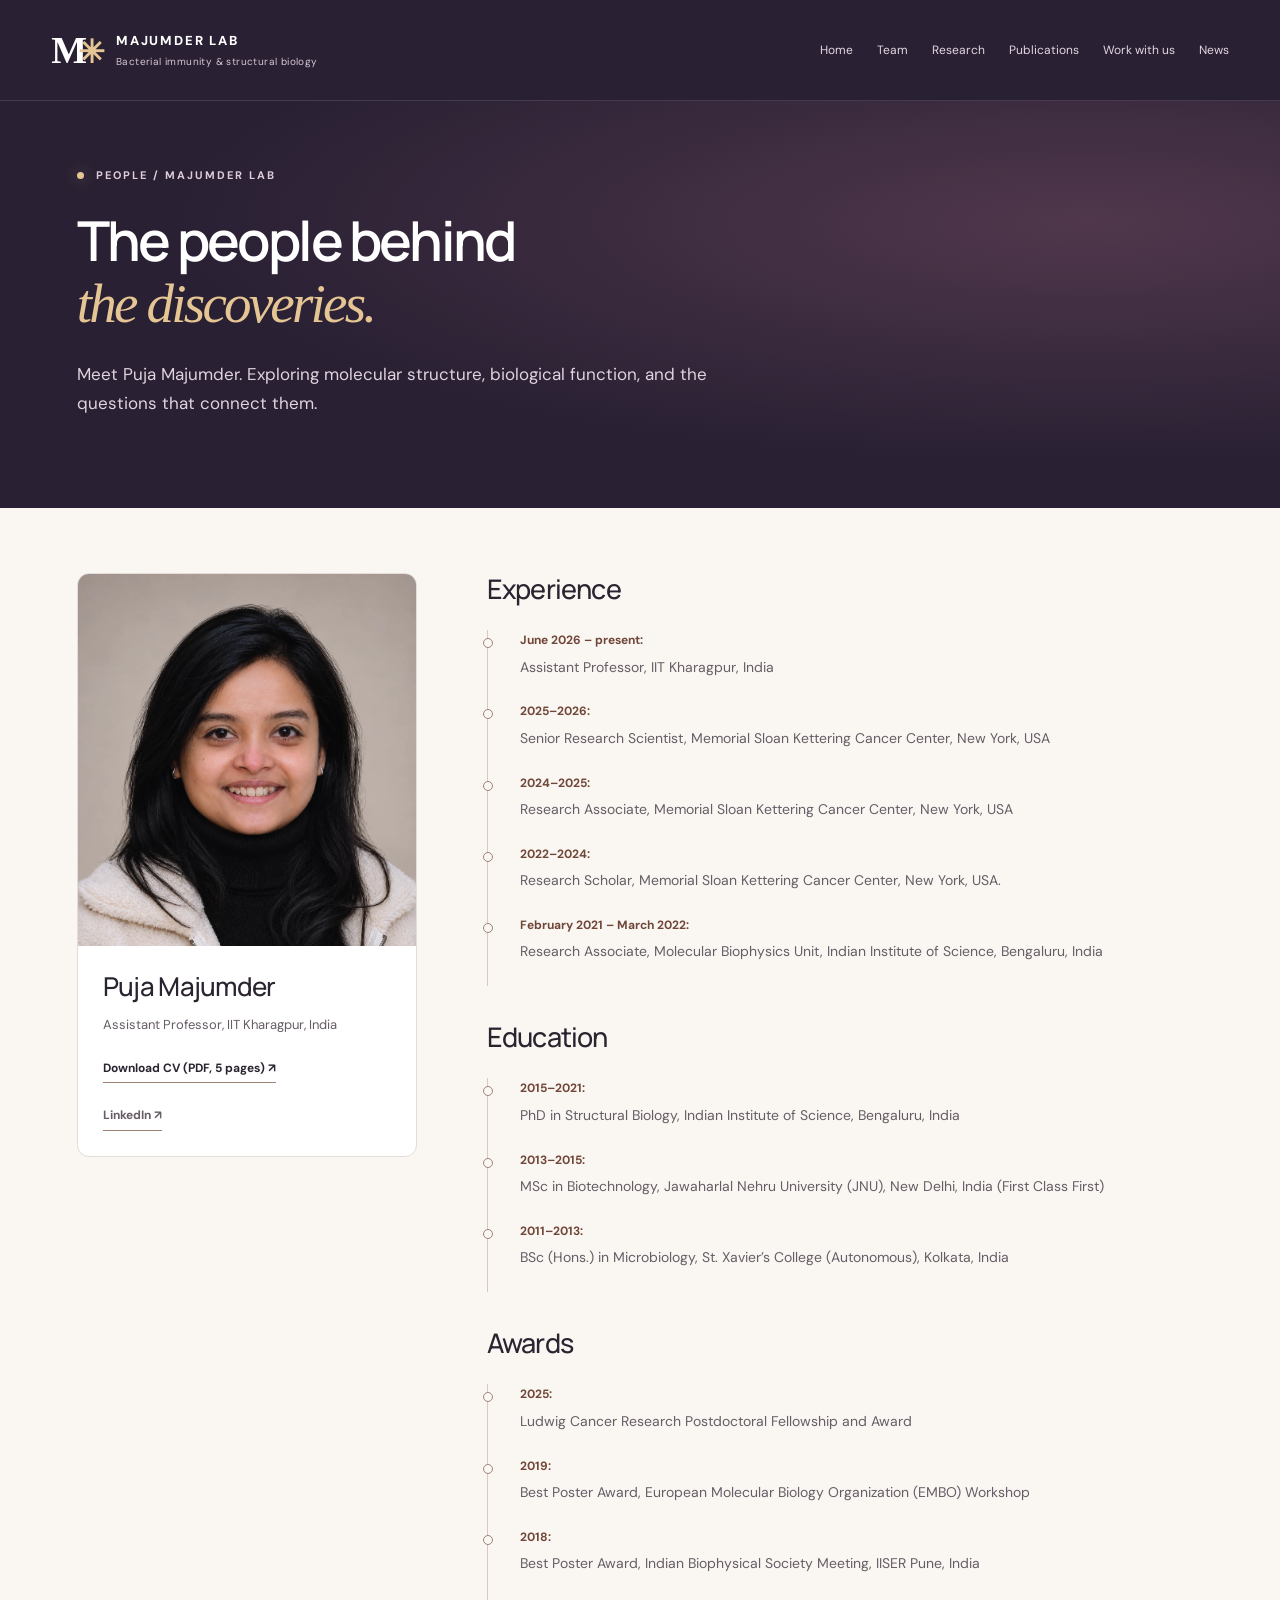
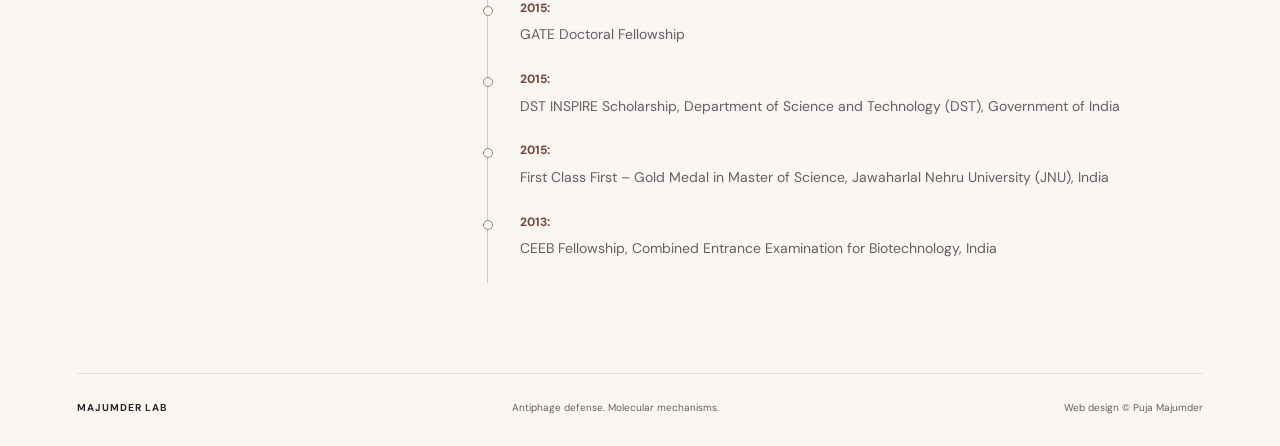
<file: Profile.html>
<!DOCTYPE html>
<html lang="en"><head><meta charset="utf-8"><meta name="viewport" content="width=device-width, initial-scale=1"><title>Academic Profile | Majumder Lab</title><meta name="description" content="Academic appointments, education, awards, and curriculum vitae of Dr. Puja Majumder, Assistant Professor at IIT Kharagpur."><link rel="stylesheet" href="assets/css/site.css?v=palette-20261120"><link rel="stylesheet" href="assets/css/pages.css?v=palette-20261120"><link rel="icon" href="assets/favicon.svg" type="image/svg+xml"></head><body class="profile-page"><a class="skip-link" href="#main">Skip to content</a><header class="site-header"><div class="header-inner">
<a class="brand" href="index.html"><span class="brand-mark" aria-hidden="true">M<span>✳︎</span></span><span>MAJUMDER LAB<small>Bacterial immunity &amp; structural biology</small></span></a>
<nav aria-label="Main navigation"><a href="index.html">Home</a><a href="Team.html">Team</a><a href="Research.html">Research</a><a href="Publications.html">Publications</a><a href="Opportunity.html">Work with us</a><a href="News.html">News</a></nav>
</div></header><main id="main"><section class="hero page-hero"><div class="container"><p class="eyebrow"><span class="status-dot"></span> PEOPLE / MAJUMDER LAB</p><h1>The people behind<br><em>the discoveries.</em></h1><p class="hero-copy">Meet Puja Majumder. Exploring molecular structure, biological function, and the questions that connect them.</p></div></section><div class="container profile-grid"><aside class="profile-card"><img src="images/team/puja-portrait.webp" alt="Puja Majumder" width="851" height="1094" decoding="async"><div><h2>Puja Majumder</h2><p>Assistant Professor, IIT Kharagpur, India</p><a class="paper-link" href="images/team/CV_PujaMajumder.pdf">Download CV (PDF, 5 pages) ↗</a><p><a class="paper-link" href="https://www.linkedin.com/in/puja-majumder-a3aa05197/">LinkedIn ↗</a></p></div></aside><div><section class="timeline-section"><h2>Experience</h2><ul><li><span>June 2026 – present:</span> Assistant Professor, IIT Kharagpur, India </li><li>
					<span>2025–2026:</span> Senior Research Scientist, Memorial Sloan Kettering Cancer Center, New York, USA </li><li>
					<span>2024–2025:</span>  Research Associate, Memorial Sloan Kettering Cancer Center, New York, USA </li><li>
					<span>2022–2024:</span> Research Scholar, Memorial Sloan Kettering Cancer Center, New York, USA. </li><li>
					<span>February 2021 – March 2022:</span> Research Associate, Molecular Biophysics Unit, Indian Institute of Science, Bengaluru, India</li></ul></section><section class="timeline-section"><h2>Education</h2><ul><li><span>2015–2021:</span> PhD in Structural Biology, Indian Institute of Science, Bengaluru, India</li><li>
					<span>2013–2015:</span> MSc in Biotechnology, Jawaharlal Nehru University (JNU), New Delhi, India (First Class First) </li><li>
					<span>2011–2013:</span> BSc (Hons.) in Microbiology, St. Xavier’s College (Autonomous), Kolkata, India</li></ul></section><section class="timeline-section"><h2>Awards</h2><ul><li><span>2025:</span> Ludwig Cancer Research Postdoctoral Fellowship and Award</li><li>
					<span>2019:</span> Best Poster Award, European Molecular Biology Organization (EMBO) Workshop</li><li>
					<span>2018:</span> Best Poster Award, Indian Biophysical Society Meeting, IISER Pune, India </li><li>
					<span>2015:</span> GATE Doctoral Fellowship</li><li>
					<span>2015:</span> DST INSPIRE Scholarship, Department of Science and Technology (DST), Government of India</li><li>
					<span>2015:</span> First Class First – Gold Medal in Master of Science, Jawaharlal Nehru University (JNU), India</li><li>
					<span>2013:</span> CEEB Fellowship, Combined Entrance Examination for Biotechnology, India</li></ul></section></div></div></main><footer class="site-footer container"><a href="index.html">MAJUMDER LAB</a><span>Antiphage defense. Molecular mechanisms.</span><span>Web design © Puja Majumder</span></footer></body></html>
</file>
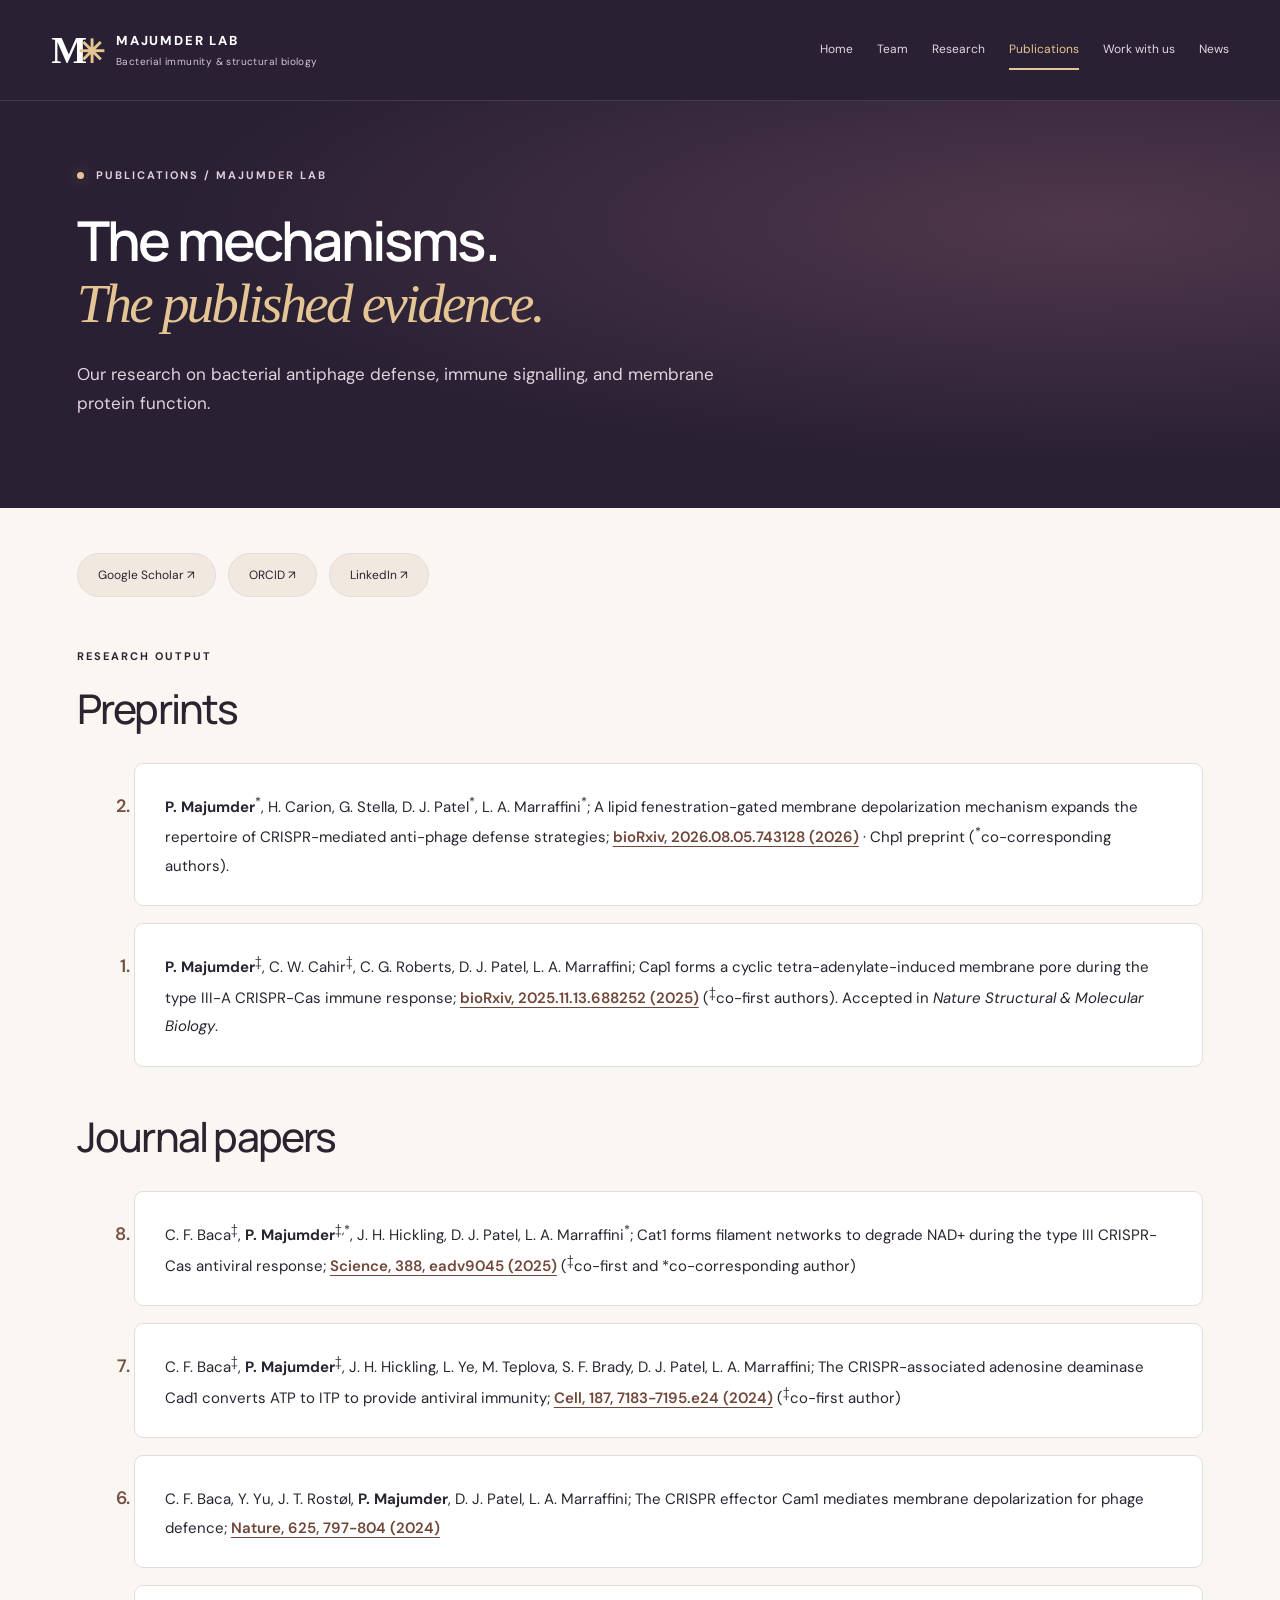
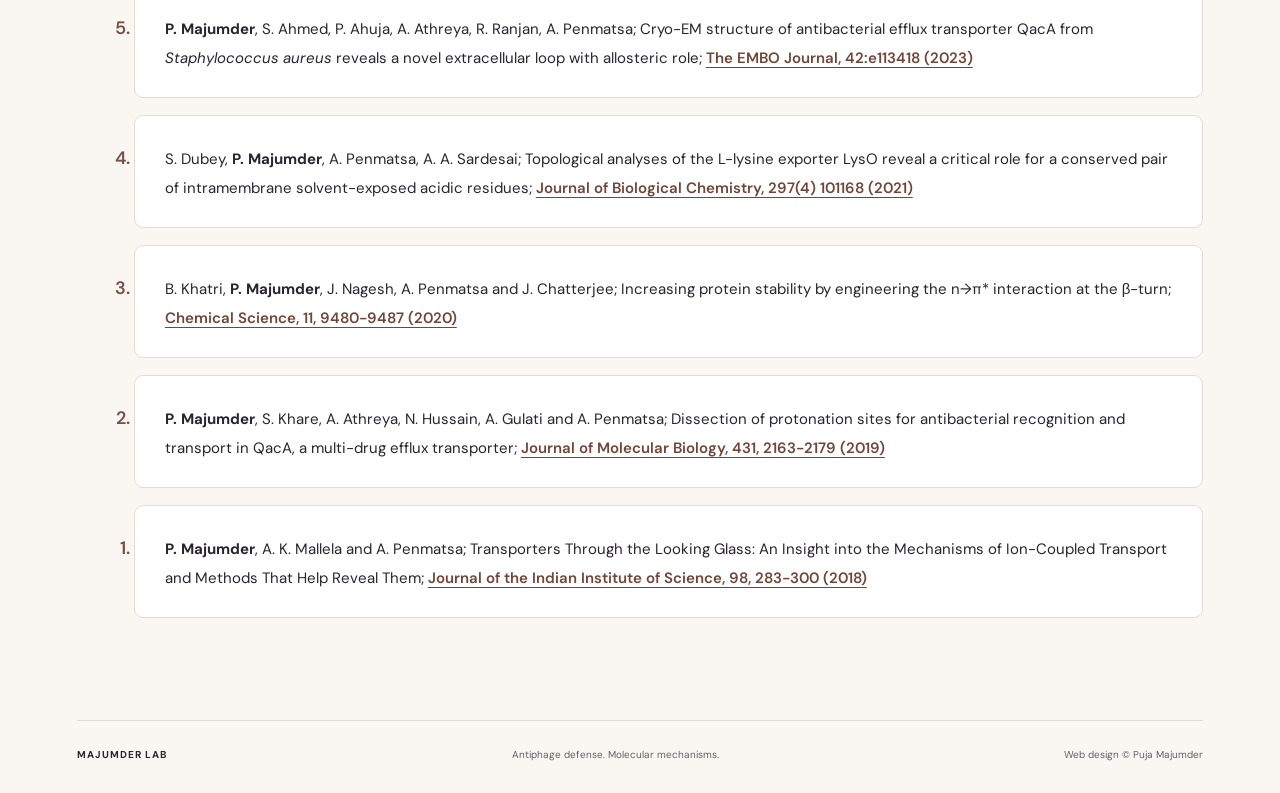
<file: Publications.html>
<!DOCTYPE html>
<html lang="en"><head><meta charset="utf-8"><meta name="viewport" content="width=device-width, initial-scale=1"><title>Publications | Majumder Lab</title><meta name="description" content="Publications and preprints by Puja Majumder on CRISPR immunity, bacterial antiphage defense, and membrane protein structure and function."><link rel="stylesheet" href="assets/css/site.css?v=palette-20261120"><link rel="stylesheet" href="assets/css/pages.css?v=palette-20261120"><link rel="icon" href="assets/favicon.svg" type="image/svg+xml"></head><body class="publications-page"><a class="skip-link" href="#main">Skip to content</a><header class="site-header"><div class="header-inner">
<a class="brand" href="index.html"><span class="brand-mark" aria-hidden="true">M<span>✳︎</span></span><span>MAJUMDER LAB<small>Bacterial immunity &amp; structural biology</small></span></a>
<nav aria-label="Main navigation"><a href="index.html">Home</a><a href="Team.html">Team</a><a href="Research.html">Research</a><a href="Publications.html" aria-current="page">Publications</a><a href="Opportunity.html">Work with us</a><a href="News.html">News</a></nav>
</div></header><main id="main"><section class="hero page-hero"><div class="container"><p class="eyebrow"><span class="status-dot"></span> PUBLICATIONS / MAJUMDER LAB</p><h1>The mechanisms.<br><em>The published evidence.</em></h1><p class="hero-copy">Our research on bacterial antiphage defense, immune signalling, and membrane protein function.</p></div></section><section class="container publication-section"><nav class="scholar-links" aria-label="Academic profiles"><a href="https://scholar.google.com/citations?hl=en&amp;user=a9JYDr4AAAAJ&amp;view_op=list_works&amp;sortby=pubdate">Google Scholar ↗</a><a href="https://orcid.org/0000-0002-5421-6814">ORCID ↗</a><a href="https://www.linkedin.com/in/puja-majumder-a3aa05197/">LinkedIn ↗</a></nav><p class="eyebrow">RESEARCH OUTPUT</p><h2>Preprints</h2><ol reversed class="paper-list">
<li><span><strong>P. Majumder</strong><sup>*</sup>, H. Carion, G. Stella, D. J. Patel<sup>*</sup>, L. A. Marraffini<sup>*</sup>;
A lipid fenestration-gated membrane depolarization mechanism expands the repertoire of CRISPR-mediated anti-phage defense strategies;
<a href="https://www.biorxiv.org/content/10.64898/2026.08.05.743128v1">bioRxiv, 2026.08.05.743128 (2026)</a> · Chp1 preprint (<sup>*</sup>co-corresponding authors).</span></li>
<li><span><strong>P. Majumder</strong><sup>&#8225;</sup>, C. W. Cahir<sup>&#8225;</sup>, C. G. Roberts, D. J. Patel, L. A. Marraffini;
Cap1 forms a cyclic tetra-adenylate-induced membrane pore during the type III-A CRISPR-Cas immune response;
<a href="https://www.biorxiv.org/content/10.1101/2025.11.13.688252v1">bioRxiv, 2025.11.13.688252 (2025)</a>
(<sup>&#8225;</sup>co-first authors). Accepted in <em>Nature Structural &amp; Molecular Biology</em>.</span></li>
</ol><h2 class="journal-papers-heading">Journal papers</h2><ol reversed class="paper-list">

					<li><span>C. F. Baca<sup>&#8225;</sup>, <strong>P. Majumder</strong><sup>&#8225;,*</sup>, J. H. Hickling, D. J. Patel, L. A. Marraffini<sup>*</sup>; 
						Cat1 forms filament networks to degrade NAD+ during the type III CRISPR-Cas antiviral response;
						<a href="https://doi.org/10.1126/science.adv9045">Science, 388, eadv9045 (2025)</a>  
						(<sup>&#8225;</sup>co-first and *co-corresponding author)</span> 
					</li>
					


					<li><span>C. F. Baca<sup>&#8225;</sup>, <strong>P. Majumder</strong><sup>&#8225;</sup>,  J. H. Hickling, L. Ye, M. Teplova, S. F. Brady, D. J. Patel, L. A. Marraffini; 
						The CRISPR-associated adenosine deaminase Cad1 converts ATP to ITP to provide antiviral immunity;
						<a href="https://doi.org/10.1016/j.cell.2024.10.002">Cell, 187, 7183-7195.e24 (2024)</a> (<sup>&#8225;</sup>co-first author)</span> 
					</li>
					



					<li><span>C. F. Baca, Y. Yu, J. T. Rostøl, <strong>P. Majumder</strong>, D. J. Patel, L. A. Marraffini; 
						The CRISPR effector Cam1 mediates membrane depolarization for phage defence;
						<a href="https://doi.org/10.1038/s41586-023-06902-y"> Nature, 625, 797-804 (2024)</a> </span> 
					</li>
					

					<li><span><strong>P. Majumder</strong>, S. Ahmed, P. Ahuja, A. Athreya, R. Ranjan, A. Penmatsa; 
						Cryo-EM structure of antibacterial efflux transporter QacA from <em>Staphylococcus aureus</em> reveals a novel extracellular loop with allosteric role;
						<a href="https://doi.org/10.15252/embj.2023113418"> The EMBO Journal, 42:e113418 (2023) </a> </span> 
					</li>
					

					<li><span>S. Dubey, <strong>P. Majumder</strong>, A. Penmatsa, A. A. Sardesai; 
						Topological analyses of the L-lysine exporter LysO reveal a critical role for a conserved pair of intramembrane solvent-exposed acidic residues;
						<a href="https://doi.org/10.1016/j.jbc.2021.101168"> Journal of Biological Chemistry, 297(4) 101168 (2021)</a> </span> 
					</li>
					

					<li><span>B. Khatri, <strong>P. Majumder</strong>, J. Nagesh, A. Penmatsa and J. Chatterjee; 
						Increasing protein stability by engineering the n→π* interaction at the β-turn;
						<a href="https://doi.org/10.1039/D0SC03060K">Chemical Science, 11, 9480-9487 (2020)</a> </span> 
					</li>
						

					<li><span><strong>P. Majumder</strong>, S. Khare, A. Athreya, N. Hussain, A. Gulati and A. Penmatsa; 
						Dissection of protonation sites for antibacterial recognition and transport in QacA, a multi-drug efflux transporter;
						<a href="https://doi.org/10.1016/j.jmb.2019.03.015">Journal of Molecular Biology, 431, 2163-2179 (2019)</a> </span> 
					</li>
							
					
					<li><span><strong>P. Majumder</strong>, A. K. Mallela and A. Penmatsa;
						Transporters Through the Looking Glass: An Insight into the Mechanisms of Ion-Coupled Transport and Methods That Help Reveal Them;
						<a href="https://doi.org/10.1007/s41745-018-0081-5"> Journal of the Indian Institute of Science, 98, 283-300 (2018)</a> </span> 
					</li>
					





					</ol></section></main><footer class="site-footer container"><a href="index.html">MAJUMDER LAB</a><span>Antiphage defense. Molecular mechanisms.</span><span>Web design © Puja Majumder</span></footer></body></html>
</file>
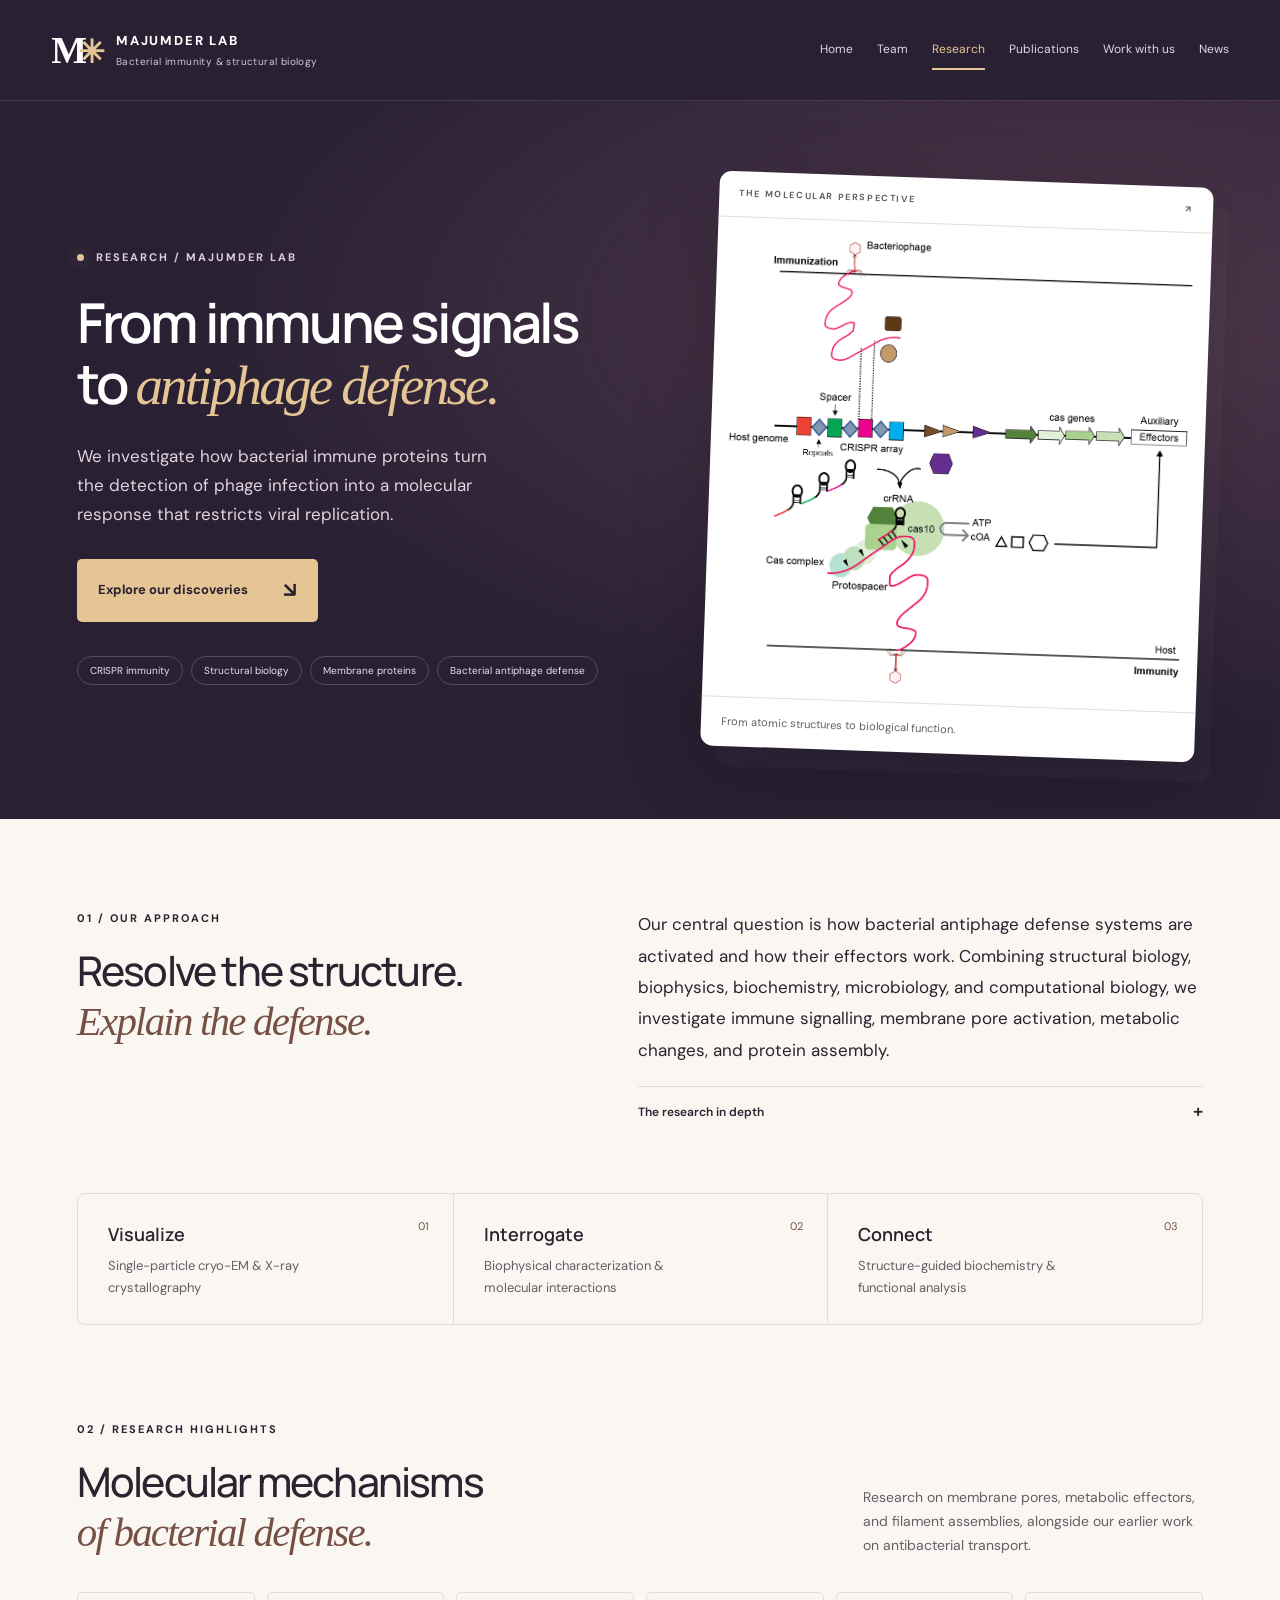
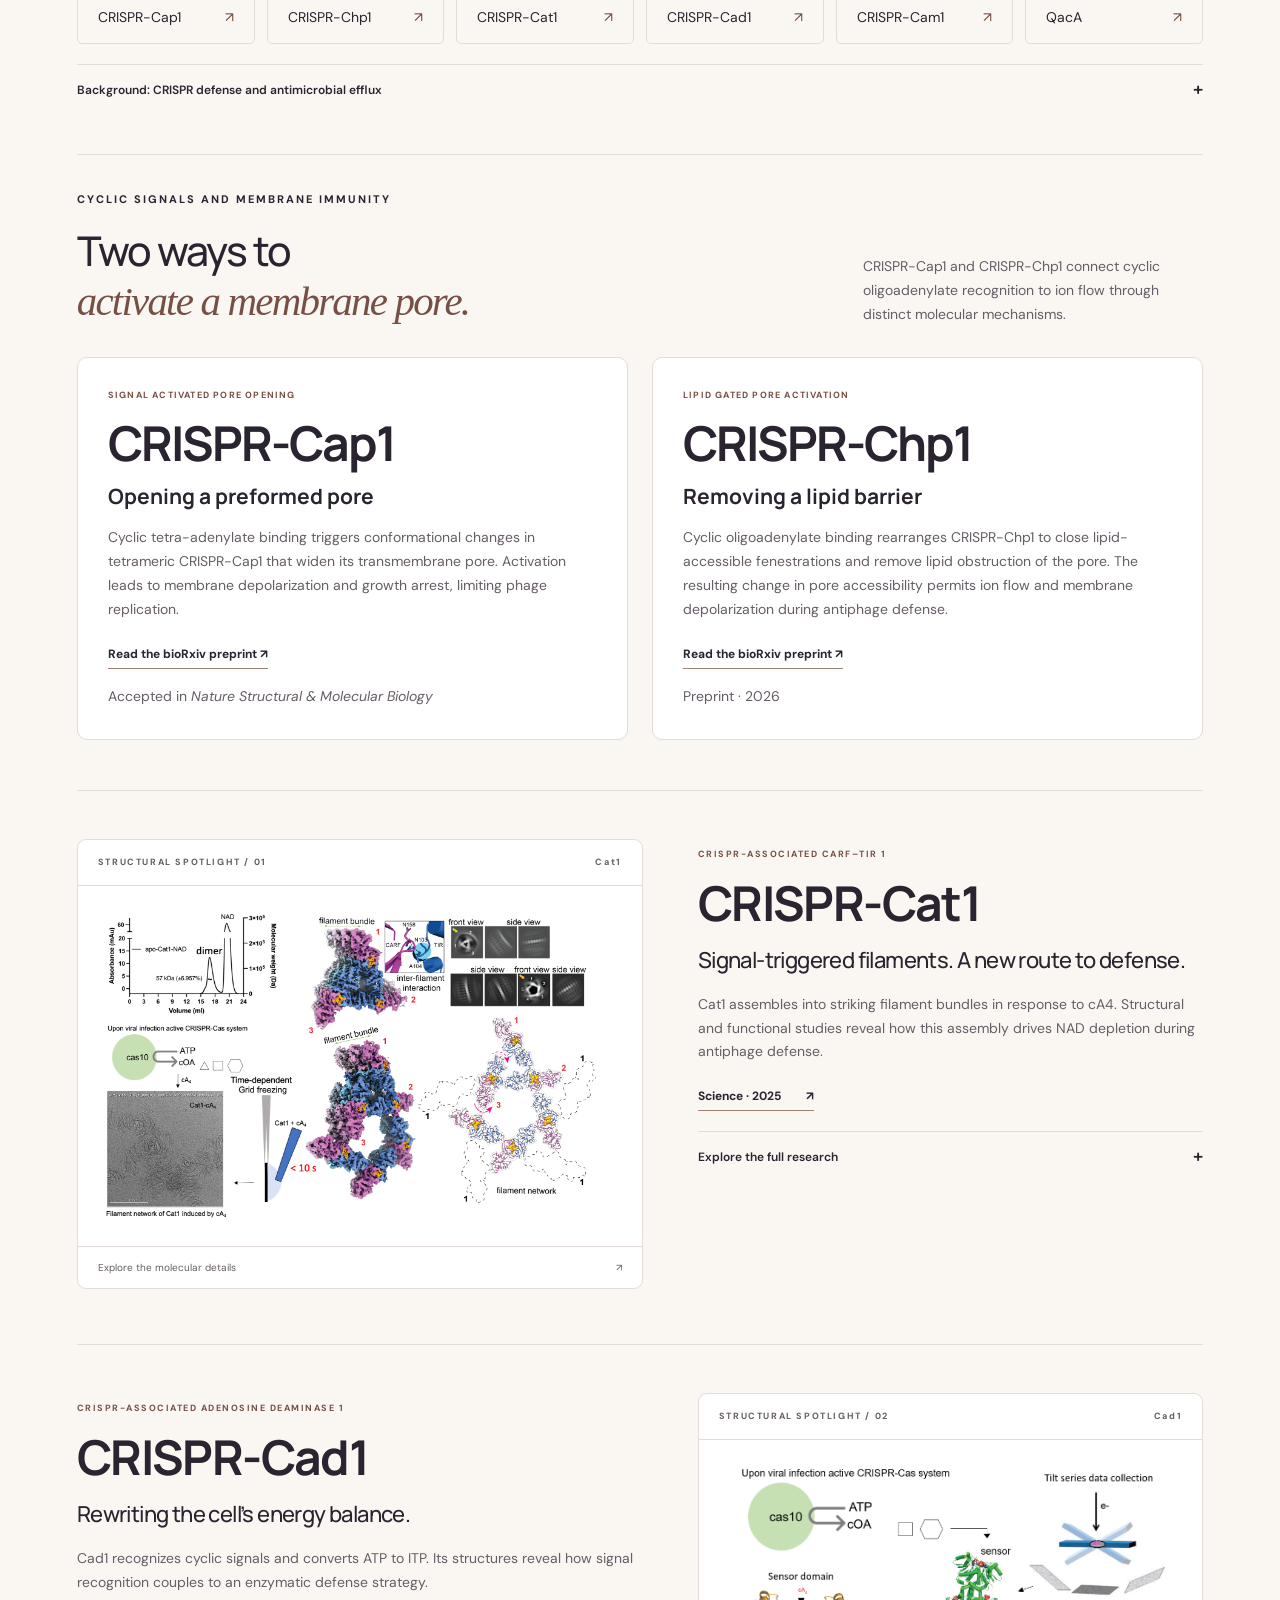
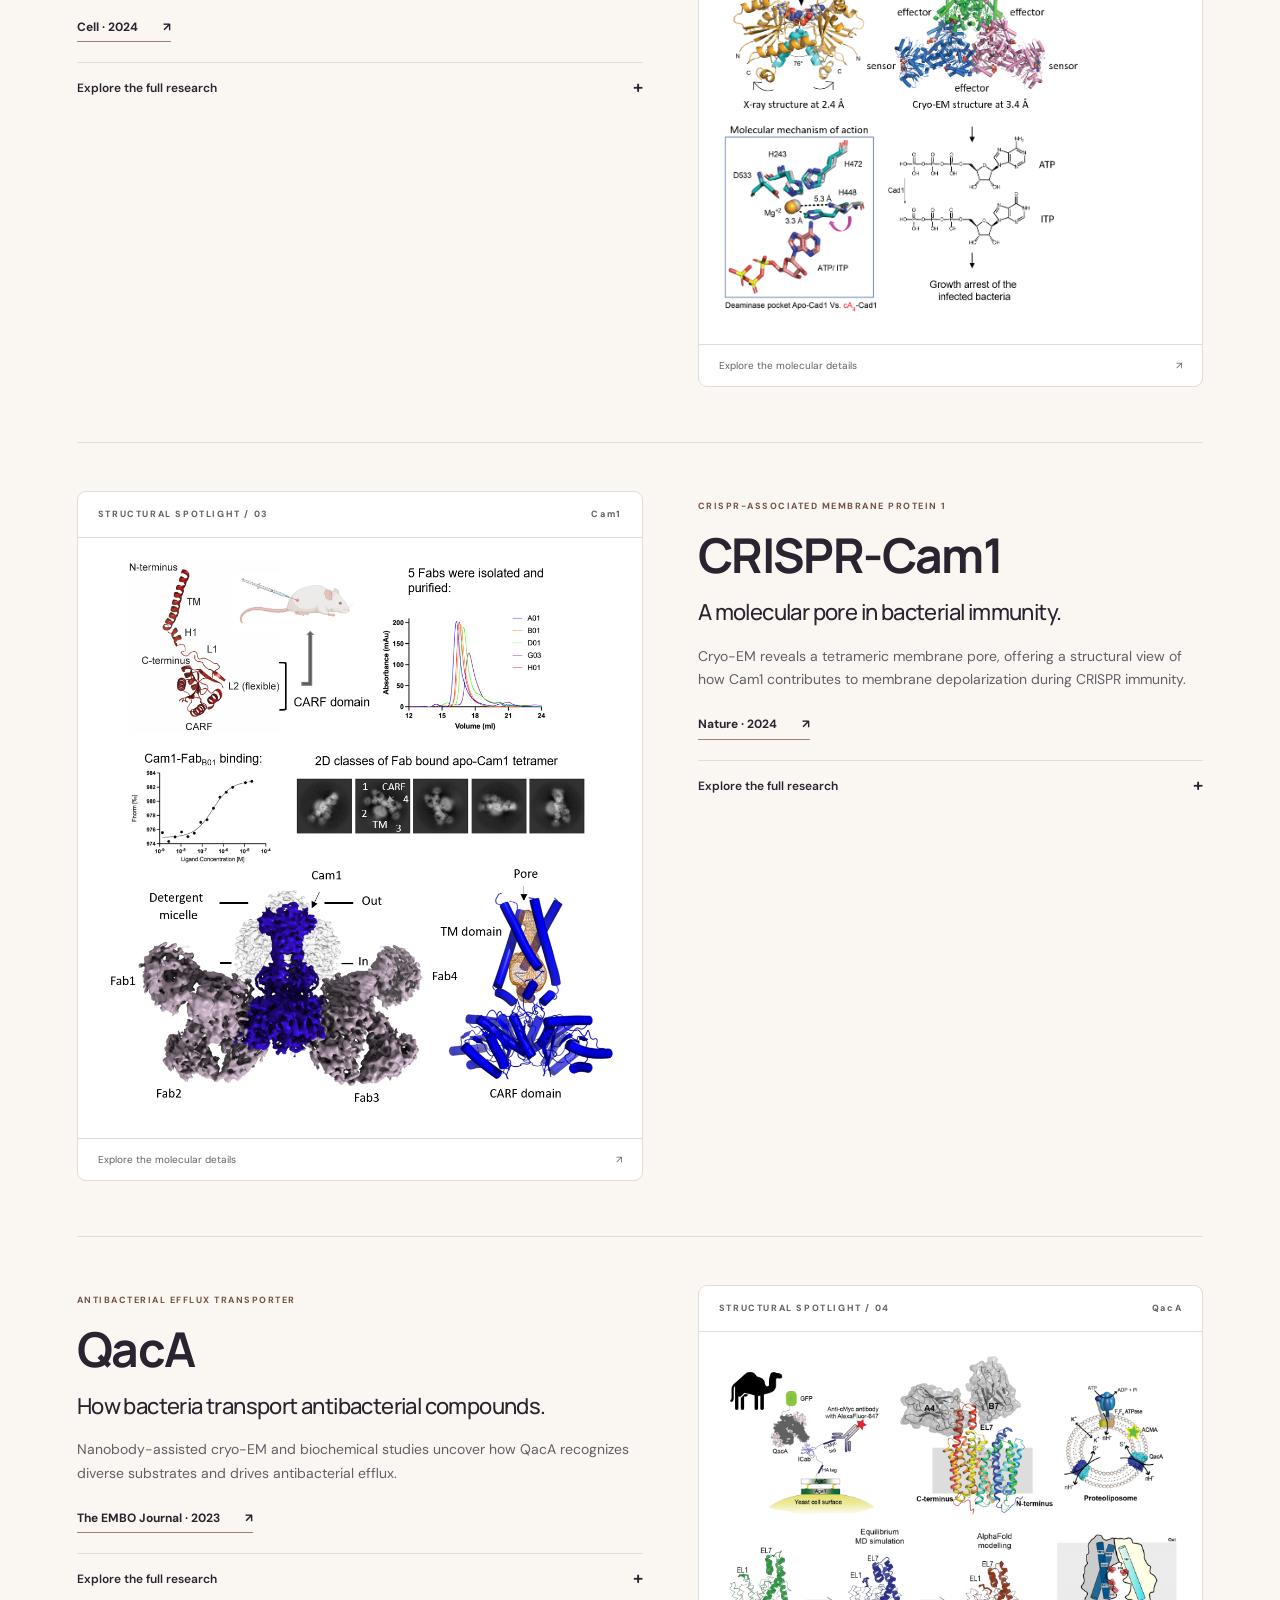
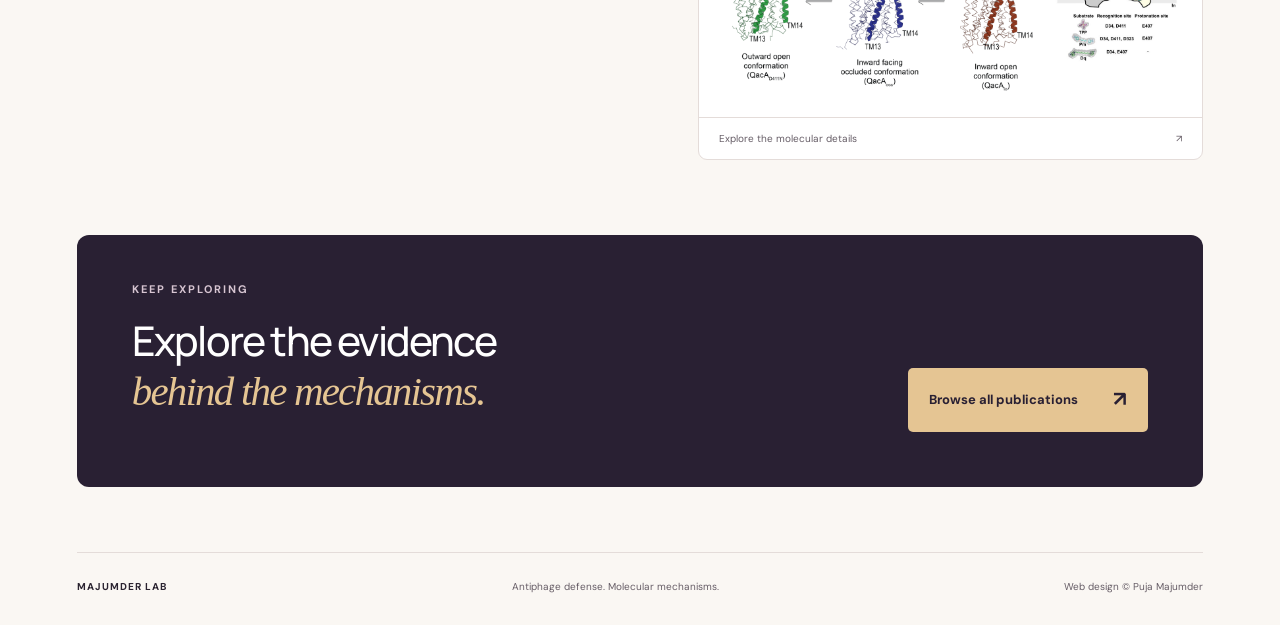
<file: Research.html>
<!DOCTYPE html>
<html lang="en">
<head>
<meta charset="utf-8">
<meta name="viewport" content="width=device-width, initial-scale=1">
<meta name="description" content="Molecular mechanisms of bacterial antiphage defense at the Majumder Lab: immune signalling, CRISPR effectors, membrane pores, and supramolecular assemblies.">
<title>Research | Majumder Lab</title>
<link rel="stylesheet" href="assets/css/site.css?v=palette-20261120"><link rel="stylesheet" href="assets/css/pages.css?v=palette-20261120">
<link rel="icon" href="assets/favicon.svg" type="image/svg+xml"></head>
<body>
<a class="skip-link" href="#main">Skip to research</a>
<header class="site-header"><div class="header-inner">
<a class="brand" href="index.html"><span class="brand-mark" aria-hidden="true">M<span>✳︎</span></span><span>MAJUMDER LAB<small>Bacterial immunity &amp; structural biology</small></span></a>
<nav aria-label="Main navigation"><a href="index.html">Home</a><a href="Team.html">Team</a><a href="Research.html" aria-current="page">Research</a><a href="Publications.html">Publications</a><a href="Opportunity.html">Work with us</a><a href="News.html">News</a></nav>
</div></header>
<main id="main">
<section class="hero"><div class="container hero-grid"><div>
<p class="eyebrow"><span class="status-dot"></span> RESEARCH / MAJUMDER LAB</p>
<h1>From immune signals<br>to <em>antiphage defense.</em></h1>
<p class="hero-copy">We investigate how bacterial immune proteins turn the detection of phage infection into a molecular response that restricts viral replication.</p>
<a class="button" href="#discoveries">Explore our discoveries <span aria-hidden="true">↘</span></a>
<div class="hero-tags"><span>CRISPR immunity</span><span>Structural biology</span><span>Membrane proteins</span><span>Bacterial antiphage defense</span></div>
</div><figure class="hero-figure"><div class="figure-top"><span>THE MOLECULAR PERSPECTIVE</span><span aria-hidden="true">↗</span></div><img src="images/research/research-theme-1.png" alt="Overview of the lab’s structural biology research themes" width="943" height="913" decoding="async"><figcaption>From atomic structures to biological function.</figcaption></figure></div></section>
<section class="approach container" aria-labelledby="approach-heading"><div><p class="eyebrow">01 / OUR APPROACH</p><h2 id="approach-heading">Resolve the structure.<br><em>Explain the defense.</em></h2></div><div><p class="intro">Our central question is how bacterial antiphage defense systems are activated and how their effectors work. Combining structural biology, biophysics, biochemistry, microbiology, and computational biology, we investigate immune signalling, membrane pore activation, metabolic changes, and protein assembly.</p><details><summary>The research in depth <span aria-hidden="true">+</span></summary>
<div class="detail-copy"><p>We investigate the molecular steps that connect immune recognition to antiphage activity. Our approach combines biochemical characterization of defense proteins, measurements of their interactions with signalling molecules, and structural analysis of inactive and active states. Structure-guided experiments then test how specific molecular changes control protein function.</p><p>A major focus is the cyclic oligoadenylate-activated CARF effectors of type III CRISPR-Cas systems. These proteins can halt phage propagation by depolarizing the membrane, changing cellular nucleotide pools, or depleting NAD through supramolecular assembly. We study soluble and membrane proteins as well as large complexes, using antibody fragments and nanobodies when needed to enable structural analysis.</p><p>Our earlier work on the QacA multidrug efflux transporter established a foundation in membrane protein structure and function. The projects below trace our work from antibacterial transport to the molecular mechanisms of bacterial antiphage defense.</p></div></details></div></section><div class="methods container" aria-label="Research methods"><div><span>01</span><h3>Visualize</h3><p>Single-particle cryo-EM & X-ray crystallography</p></div><div><span>02</span><h3>Interrogate</h3><p>Biophysical characterization & molecular interactions</p></div><div><span>03</span><h3>Connect</h3><p>Structure-guided biochemistry & functional analysis</p></div></div>
<section class="discoveries container" id="discoveries" aria-labelledby="discoveries-heading"><div class="section-heading"><div><p class="eyebrow">02 / RESEARCH HIGHLIGHTS</p><h2 id="discoveries-heading">Molecular mechanisms<br><em>of bacterial defense.</em></h2></div><p>Research on membrane pores, metabolic effectors, and filament assemblies, alongside our earlier work on antibacterial transport.</p></div>
<nav class="project-nav" aria-label="Jump to a research project"><a href="#cap1">CRISPR-Cap1 <span>↗</span></a><a href="#chp1">CRISPR-Chp1 <span>↗</span></a><a href="#cat1">CRISPR-Cat1 <span>↗</span></a><a href="#cad1">CRISPR-Cad1 <span>↗</span></a><a href="#cam1">CRISPR-Cam1 <span>↗</span></a><a href="#qaca">QacA <span>↗</span></a></nav>
<details class="context"><summary>Background: CRISPR defense and antimicrobial efflux <span aria-hidden="true">+</span></summary><div class="detail-copy"><p>Bacteria use multiple defense strategies to respond to phages and harmful chemicals. Our current research focuses on antiphage immunity, particularly the cyclic oligoadenylate signals produced during type III CRISPR-Cas responses. These signals activate CARF-associated effectors that can alter membrane potential, remodel nucleotide pools, or assemble into NAD-depleting filaments to restrict phage replication.</p><p>Antimicrobial efflux pumps provide a different form of bacterial protection: they transport antibacterial compounds out of the cell and can contribute to antimicrobial resistance. Our work on QacA, a proton-coupled multidrug efflux transporter from <em>Staphylococcus aureus</em>, investigates how the pump recognizes diverse compounds and how its structure controls transport. Nanobody-assisted cryo-EM and biochemical assays revealed an extracellular loop with an allosteric role in efflux.</p><p>Together, these projects reflect our approach to bacterial defense: resolve the protein structure, identify the molecular changes that control activity, and test the resulting function.</p></div></details><section class="membrane-effectors" id="membrane-effectors" aria-labelledby="membrane-heading"><div class="section-heading"><div><p class="eyebrow">CYCLIC SIGNALS AND MEMBRANE IMMUNITY</p><h2 id="membrane-heading">Two ways to<br><em>activate a membrane pore.</em></h2></div><p>CRISPR-Cap1 and CRISPR-Chp1 connect cyclic oligoadenylate recognition to ion flow through distinct molecular mechanisms.</p></div><div class="membrane-grid"><article id="cap1"><p class="eyebrow">SIGNAL ACTIVATED PORE OPENING</p><h3>CRISPR-Cap1</h3><h4>Opening a preformed pore</h4><p>Cyclic tetra-adenylate binding triggers conformational changes in tetrameric CRISPR-Cap1 that widen its transmembrane pore. Activation leads to membrane depolarization and growth arrest, limiting phage replication.</p><a class="paper-link" href="https://www.biorxiv.org/content/10.1101/2025.11.13.688252v1">Read the bioRxiv preprint ↗</a><p class="research-status">Accepted in <em>Nature Structural &amp; Molecular Biology</em></p></article><article id="chp1"><p class="eyebrow">LIPID GATED PORE ACTIVATION</p><h3>CRISPR-Chp1</h3><h4>Removing a lipid barrier</h4><p>Cyclic oligoadenylate binding rearranges CRISPR-Chp1 to close lipid-accessible fenestrations and remove lipid obstruction of the pore. The resulting change in pore accessibility permits ion flow and membrane depolarization during antiphage defense.</p><a class="paper-link" href="https://www.biorxiv.org/content/10.64898/2026.08.05.743128v1">Read the bioRxiv preprint ↗</a><p class="research-status">Preprint · 2026</p></article></div></section><article class="project" id="cat1"><figure class="project-figure"><div class="figure-top"><span>STRUCTURAL SPOTLIGHT / 01</span><span>Cat1</span></div><a href="images/research/Cat-1.png" aria-label="Open full-size Cat1 research figure"><img src="images/research/Cat-1.png" loading="lazy" alt="Cat1 structural and functional research figure" width="1702" height="1029" decoding="async"></a><figcaption>Explore the molecular details <span aria-hidden="true">↗</span></figcaption></figure><div class="project-copy"><p class="eyebrow">CRISPR-associated CARF–TIR 1</p><h3>CRISPR-Cat1</h3><h4>Signal-triggered filaments. A new route to defense.</h4><p>Cat1 assembles into striking filament bundles in response to cA4. Structural and functional studies reveal how this assembly drives NAD depletion during antiphage defense.</p><a class="paper-link" href="https://doi.org/10.1126/science.adv9045">Science · 2025 <span aria-hidden="true">↗</span></a><details><summary>Explore the full research <span aria-hidden="true">+</span></summary><div class="detail-copy"><p>We extended our studies on CRISPR associated CARF-TIR (Toll/Interleukin-1 Receptor) effectors. TIR domains are found in both eukaryotes and 
						prokaryotes and are involved in innate immune systems and cell death responses via homotypic interactions or self-association with other TIR-domains. It is of mechanistic
						 interest to elucidate whether and how TIR domain containing CARF effectors are enhancing the immunity of the bacterial adaptive CRISPR defense systems. The biochemical
						  analysis and cryo-EM studies reveal that even though the apo CARF-TIR (Cat1) protein elutes as a dimer, the effector forms a triple filament bundle which further 
						  associates to form a supramolecular pentameric filament bundle in the presence of cA4 signal molecule during CRISPR defense. The cryo-EM structures of the cA4 bound Cat1 
						  unravel a unique filament assembly where the dimeric CARF-domains form the center of the filament, and the TIR-domains are radially arranged. The cA4 binding pocket 
						  is formed by two such Cat1 dimers associated in head to tail fashion where the bottom CARF-dimer forms the base of the pocket and the top CARF dimer caps the bound cA4.
						   Hence, the two Cat1 dimers form the repeat units of the filament assembly. Moreover, the cryo-EM structures of cA4 bound Cat1 with its substrate analogue and the 
						   product reveals that the NADase catalytic site of the TIR domain is formed by two TIR domains arranged in head to tail manner as a part of two Cat1 dimers and the 
						   finding was further verified by systematic mutation based functional studies by the Marraffini group. Together, our study provides a mechanistic basis of Cat1 
						   filament assembly in the presence of the signal molecule and elucidates NAD depletion as a novel defense strategy by CRISPR systems against phages. This work on a series 
						   of type-III CRISPR-associated CARF-effector proteins can establish a framework to understand the evolution of bacterial adaptive immune strategies. To know more,
						   please see our 2025 paper in <a href="https://doi.org/10.1126/science.adv9045">Science</a>. 
						</p></div></details></div></article><article class="project" id="cad1"><figure class="project-figure"><div class="figure-top"><span>STRUCTURAL SPOTLIGHT / 02</span><span>Cad1</span></div><a href="images/research/Cad-1.png" aria-label="Open full-size Cad1 research figure"><img src="images/research/Cad-1.png" loading="lazy" alt="Cad1 structural and functional research figure" width="1053" height="1053" decoding="async"></a><figcaption>Explore the molecular details <span aria-hidden="true">↗</span></figcaption></figure><div class="project-copy"><p class="eyebrow">CRISPR-associated adenosine deaminase 1</p><h3>CRISPR-Cad1</h3><h4>Rewriting the cell’s energy balance.</h4><p>Cad1 recognizes cyclic signals and converts ATP to ITP. Its structures reveal how signal recognition couples to an enzymatic defense strategy.</p><a class="paper-link" href="https://doi.org/10.1016/j.cell.2024.10.002">Cell · 2024 <span aria-hidden="true">↗</span></a><details><summary>Explore the full research <span aria-hidden="true">+</span></summary><div class="detail-copy"><p>Cad1 (CRISPR-associated adenosine deaminase 1) contains a deaminase domain repurposed for antiphage defense. I employed 
						biophysical characterization and biochemical assays to find the signal cOAn molecules that activate Cad1 and to reveal its oligomeric states. I performed 
						X-ray crystallography to solve the structure of the CARF domain of Cad1 in the apo,	cA4 and cA6 bound forms at 3.6 Å, 2.4 Å and 1.8 Å resolution respectively 
						revealing the mechanism of signal recognition by the dimeric CARF domains during CRISPR antiphage defense. The cryo-EM structure of the full-length Cad1 in the apo state, 
						the ATP-bound state and cA4-bound state in the presence of ATP at 3.4 Å, 3.6 Å and 3.2 Å resolution respectively along with collaborative in vivo functional studies in the
						<a href="https://marraffini.rockefeller.edu/"> Marraffini lab</a> revealed that Cad1 is a hexameric, cA4/cA6 activated, metal dependent, ATP to ITP deaminase. Additionally, the ATP bound apo and cA4-bound Cad1 cryo-EM structures lead to the identification of a unique ATP binding site at the interface of the CARF and deaminase domains which is required for activity.
						This pocket binds double the number of ATPs in the cA4-bound structure indicating its involvement in ATP sequestration upon signal recognition. Cad1 mediated ATP depletion and
						ITP accumulation lead to growth arrest of the phage infected bacteria and stops the spread of viral particles to the rest of the population. To know more, please see our 2024 paper
						in <a href="https://doi.org/10.1016/j.cell.2024.10.002">Cell</a>.
						</p></div></details></div></article><article class="project" id="cam1"><figure class="project-figure"><div class="figure-top"><span>STRUCTURAL SPOTLIGHT / 03</span><span>Cam1</span></div><a href="images/research/Cam-1.png" aria-label="Open full-size Cam1 research figure"><img src="images/research/Cam-1.png" loading="lazy" alt="Cam1 structural and functional research figure" width="973" height="1040" decoding="async"></a><figcaption>Explore the molecular details <span aria-hidden="true">↗</span></figcaption></figure><div class="project-copy"><p class="eyebrow">CRISPR-associated membrane protein 1</p><h3>CRISPR-Cam1</h3><h4>A molecular pore in bacterial immunity.</h4><p>Cryo-EM reveals a tetrameric membrane pore, offering a structural view of how Cam1 contributes to membrane depolarization during CRISPR immunity.</p><a class="paper-link" href="https://doi.org/10.1038/s41586-023-06902-y">Nature · 2024 <span aria-hidden="true">↗</span></a><details><summary>Explore the full research <span aria-hidden="true">+</span></summary><div class="detail-copy"><p>Type-III CRISPR-Cas associated Cam1 effector contains an N-terminal transmembrane helix linked to the C-terminal CARF domain. 
						Our recent work identified that Cam1 oligomerizes to a homotetramer and causes abortive infection by membrane-depolarization following cA4 binding to its 
						CARF domain during CRISPR-Cas immunity. To elucidate the molecular basis of membrane-depolarization by Cam1, we employed state-of-the-art single particle 
						cryo-electron microscopy (cryo-EM) to solve the atomic resolution structure of full-length Cam1. A key barrier to progress has been the inherent toxicity 
						involved with Cam1 heterologous expression in bacterial systems and low molecular weight of the protein (molecular weight of Cam1 monomer is 25 kDa) for 
						single particle cryo-EM studies. The challenge with the low yield of the protein was overcome by increasing the volume of bacterial expression system and 
						employing suitable detergent and lipids with high extractability to solubilize the protein from the bacterial membrane. To address the second challenge of 
						low molecular weight of Cam1, we generated monoclonal antibodies against the CARF domain of Cam1 protein. We used the high affinity Fab fragments of the 
						monoclonal antibodies as fiducial markers to solve the apo-Cam1 structure by cryo-EM at 3.9 Å resolution. The structure reveals that Cam1 tetramerizes to 
						form a pore in the membrane and the electrostatics of the residues lining the pore is suggestive of membrane-depolarization by cation transport. These findings provide a structural basis for understanding cOA-activated membrane effectors in CRISPR-Cas immunity. To know more, please see our 2024 paper in 
						<a href="https://doi.org/10.1038/s41586-023-06902-y"> Nature</a>.
						</p></div></details></div></article><article class="project" id="qaca"><figure class="project-figure"><div class="figure-top"><span>STRUCTURAL SPOTLIGHT / 04</span><span>QacA</span></div><a href="images/research/QacA.png" aria-label="Open full-size QacA research figure"><img src="images/research/QacA.png" loading="lazy" alt="QacA structural and functional research figure" width="1382" height="1022" decoding="async"></a><figcaption>Explore the molecular details <span aria-hidden="true">↗</span></figcaption></figure><div class="project-copy"><p class="eyebrow">Antibacterial efflux transporter</p><h3>QacA</h3><h4>How bacteria transport antibacterial compounds.</h4><p>Nanobody-assisted cryo-EM and biochemical studies uncover how QacA recognizes diverse substrates and drives antibacterial efflux.</p><a class="paper-link" href="https://doi.org/10.15252/embj.2023113418">The EMBO Journal · 2023 <span aria-hidden="true">↗</span></a><details><summary>Explore the full research <span aria-hidden="true">+</span></summary><div class="detail-copy"><p>Efflux of antibacterial compounds is a major mechanism for developing antimicrobial resistance. In the Gram‐positive pathogen 
						Staphylococcus aureus, QacA, a 14 transmembrane helix containing major facilitator superfamily antiporter, mediates proton‐coupled efflux of mono and divalent cationic 
						antibacterial compounds. In this study, we report the cryo‐EM structure of QacA, with a single mutation D411N that improves homogeneity and retains efflux activity against
						 divalent cationic compounds like dequalinium and chlorhexidine. The structure of substrate‐free QacA, complexed to two single‐domain camelid antibodies, was elucidated to 
						 a resolution of 3.6 Å. The structure displays an outward‐open conformation with an extracellular helical hairpin loop (EL7) between transmembrane helices 13 and 14, 
						 which is conserved in a subset of DHA2 transporters. Removal of the EL7 hairpin loop or disrupting the interface formed between EL7 and EL1 compromises efflux activity. 
						 Chimeric constructs of QacA with a helical hairpin and EL1 grafted from other DHA2 members, LfrA and SmvA, restore activity in the EL7 deleted QacA revealing the allosteric
						  and vital role of EL7 hairpin in antibacterial efflux in QacA and related members.
						
						
						 Systematic mutagenesis resulted in the identification of D34 (TM1), and a cluster of acidic residues in TM13 including E407 and D411 and D323 in TM10, as being crucial for 
						 substrate recognition and transport of monovalent and divalent cationic antibacterial compounds. The transport and binding properties of QacA and its mutants were explored 
						 using whole cells, inside-out vesicles, substrate-induced H+ release and microscale thermophoresis-based assays. The activity of purified QacA was also observed using
						  proteoliposome-based substrate-induced H+ transport assay. Our results identify two sites, D34 and D411 as vital players in substrate recognition, while E407 facilitates 
						  substrate efflux as a protonation site. We also observe that E407 plays an additional role as a substrate recognition site for the transport of dequalinium, a divalent 
						  quaternary ammonium compound. These observations rationalize the promiscuity of QacA for diverse substrates. The study unravels the role of acidic residues in QacA with 
						  implications for substrate recognition, promiscuity and processive transport in multidrug efflux transporters, related to QacA. To know more, please see our 2023 paper in 
						  <a href="https://doi.org/10.15252/embj.2023113418"> The EMBO Journal</a> and 2019 paper in 
						  <a href="https://doi.org/10.1016/j.jmb.2019.03.015">Journal of Molecular Biology</a>.
						
						</p></div></details></div></article></section><section class="closing container"><p class="eyebrow">KEEP EXPLORING</p><h2>Explore the evidence<br><em>behind the mechanisms.</em></h2><a class="button" href="Publications.html">Browse all publications <span aria-hidden="true">↗</span></a></section>
</main><footer class="site-footer container"><a href="index.html">MAJUMDER LAB</a><span>Antiphage defense. Molecular mechanisms.</span><span>Web design © Puja Majumder</span></footer>
</body></html>
</file>
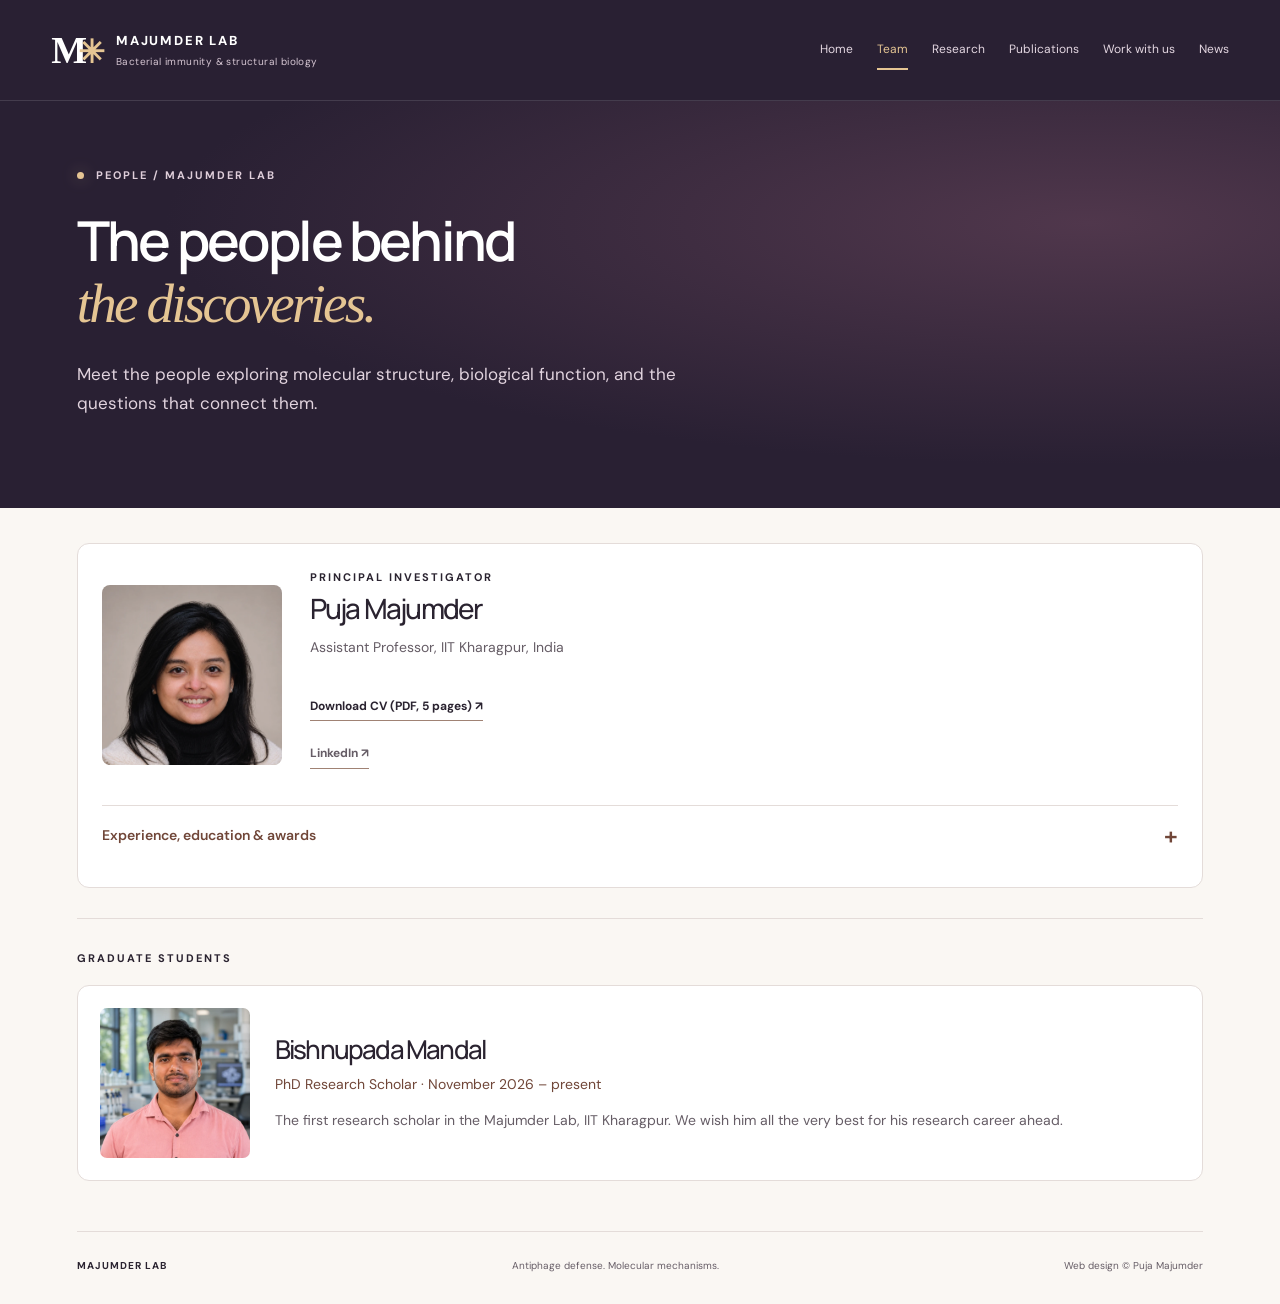
<file: Team.html>
<!DOCTYPE html>
<html lang="en"><head><meta charset="utf-8"><meta name="viewport" content="width=device-width, initial-scale=1"><title>Team | Majumder Lab</title><meta name="description" content="Meet Puja Majumder and the Majumder Lab team at IIT Kharagpur, studying bacterial immunity and structural biology."><link rel="stylesheet" href="assets/css/site.css?v=palette-20261120"><link rel="stylesheet" href="assets/css/pages.css?v=palette-20261120"><link rel="icon" href="assets/favicon.svg" type="image/svg+xml"></head><body class="profile-page"><a class="skip-link" href="#main">Skip to content</a><header class="site-header"><div class="header-inner">
<a class="brand" href="index.html"><span class="brand-mark" aria-hidden="true">M<span>✳︎</span></span><span>MAJUMDER LAB<small>Bacterial immunity &amp; structural biology</small></span></a>
<nav aria-label="Main navigation"><a href="index.html">Home</a><a href="Team.html" aria-current="page">Team</a><a href="Research.html">Research</a><a href="Publications.html">Publications</a><a href="Opportunity.html">Work with us</a><a href="News.html">News</a></nav>
</div></header><main id="main"><section class="hero page-hero"><div class="container"><p class="eyebrow"><span class="status-dot"></span> PEOPLE / MAJUMDER LAB</p><h1>The people behind<br><em>the discoveries.</em></h1><p class="hero-copy">Meet the people exploring molecular structure, biological function, and the questions that connect them.</p></div></section><section class="container principal-profile" aria-labelledby="puja-heading"><article class="principal-card"><div class="principal-overview"><img src="images/team/puja-portrait.webp" alt="Puja Majumder" width="851" height="1094" decoding="async"><div><p class="eyebrow">PRINCIPAL INVESTIGATOR</p><h2 id="puja-heading">Puja Majumder</h2><p>Assistant Professor, IIT Kharagpur, India</p><a class="paper-link" href="images/team/CV_PujaMajumder.pdf">Download CV (PDF, 5 pages) ↗</a><p><a class="paper-link" href="https://www.linkedin.com/in/puja-majumder-a3aa05197/">LinkedIn ↗</a></p></div></div><details class="principal-details"><summary><strong class="profile-summary-label">Experience, education &amp; awards</strong><span class="expand-symbol" aria-hidden="true">+</span></summary><div class="principal-timelines"><section class="timeline-section"><h2>Experience</h2><ul><li><span>June 2026 – present:</span> Assistant Professor, IIT Kharagpur, India </li><li><span>2025–2026:</span> Senior Research Scientist, Memorial Sloan Kettering Cancer Center, New York, USA </li><li><span>2024–2025:</span>  Research Associate, Memorial Sloan Kettering Cancer Center, New York, USA </li><li>
					<span>2022–2024:</span> Research Scholar, Memorial Sloan Kettering Cancer Center, New York, USA. </li><li>
					<span>February 2021 – March 2022:</span> Research Associate, Molecular Biophysics Unit, Indian Institute of Science, Bengaluru, India</li></ul></section><section class="timeline-section"><h2>Education</h2><ul><li><span>2015–2021:</span> PhD in Structural Biology, Indian Institute of Science, Bengaluru, India</li><li>
					<span>2013–2015:</span> MSc in Biotechnology, Jawaharlal Nehru University (JNU), New Delhi, India (First Class First) </li><li>
					<span>2011–2013:</span> BSc (Hons.) in Microbiology, St. Xavier’s College (Autonomous), Kolkata, India</li></ul></section><section class="timeline-section"><h2>Awards</h2><ul><li><span>2025:</span> Ludwig Cancer Research Postdoctoral Fellowship and Award</li><li><span>2019:</span> Best Poster Award, European Molecular Biology Organization (EMBO) Workshop</li><li>
					<span>2018:</span> Best Poster Award, Indian Biophysical Society Meeting, IISER Pune, India </li><li>
					<span>2015:</span> GATE Doctoral Fellowship</li><li>
					<span>2015:</span> DST INSPIRE Scholarship, Department of Science and Technology (DST), Government of India</li><li>
					<span>2015:</span> First Class First – Gold Medal in Master of Science, Jawaharlal Nehru University (JNU), India</li><li>
					<span>2013:</span> CEEB Fellowship, Combined Entrance Examination for Biotechnology, India</li></ul></section></div></details></article></section><section class="container graduate-team" aria-labelledby="graduate-heading"><p class="eyebrow" id="graduate-heading">GRADUATE STUDENTS</p><article class="graduate-member"><img src="images/team/bishnupada-mandal.webp" alt="Bishnupada Mandal" loading="lazy" width="900" height="900" decoding="async"><div><h2>Bishnupada Mandal</h2><p class="member-role">PhD Research Scholar · November 2026 – present</p><p>The first research scholar in the Majumder Lab, IIT Kharagpur. We wish him all the very best for his research career ahead.</p></div></article></section></main><footer class="site-footer container"><a href="index.html">MAJUMDER LAB</a><span>Antiphage defense. Molecular mechanisms.</span><span>Web design © Puja Majumder</span></footer></body></html>
</file>
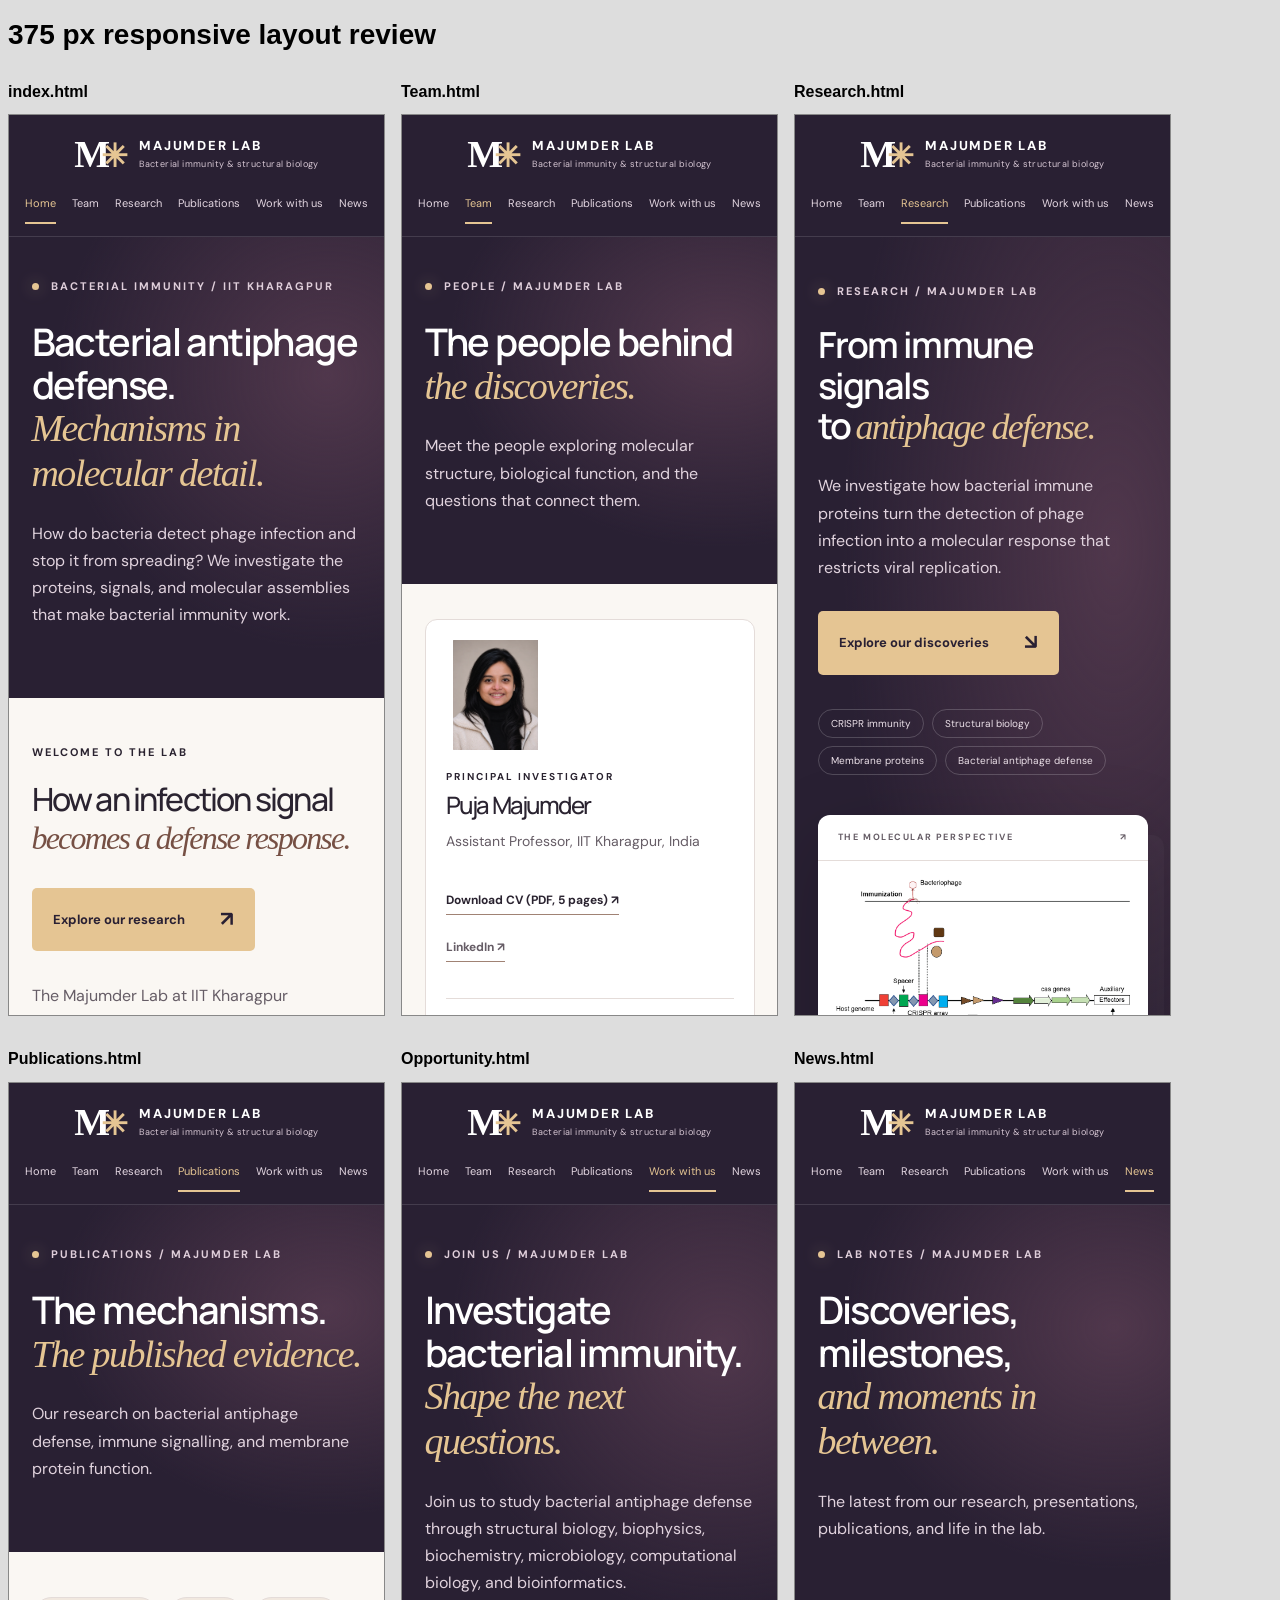
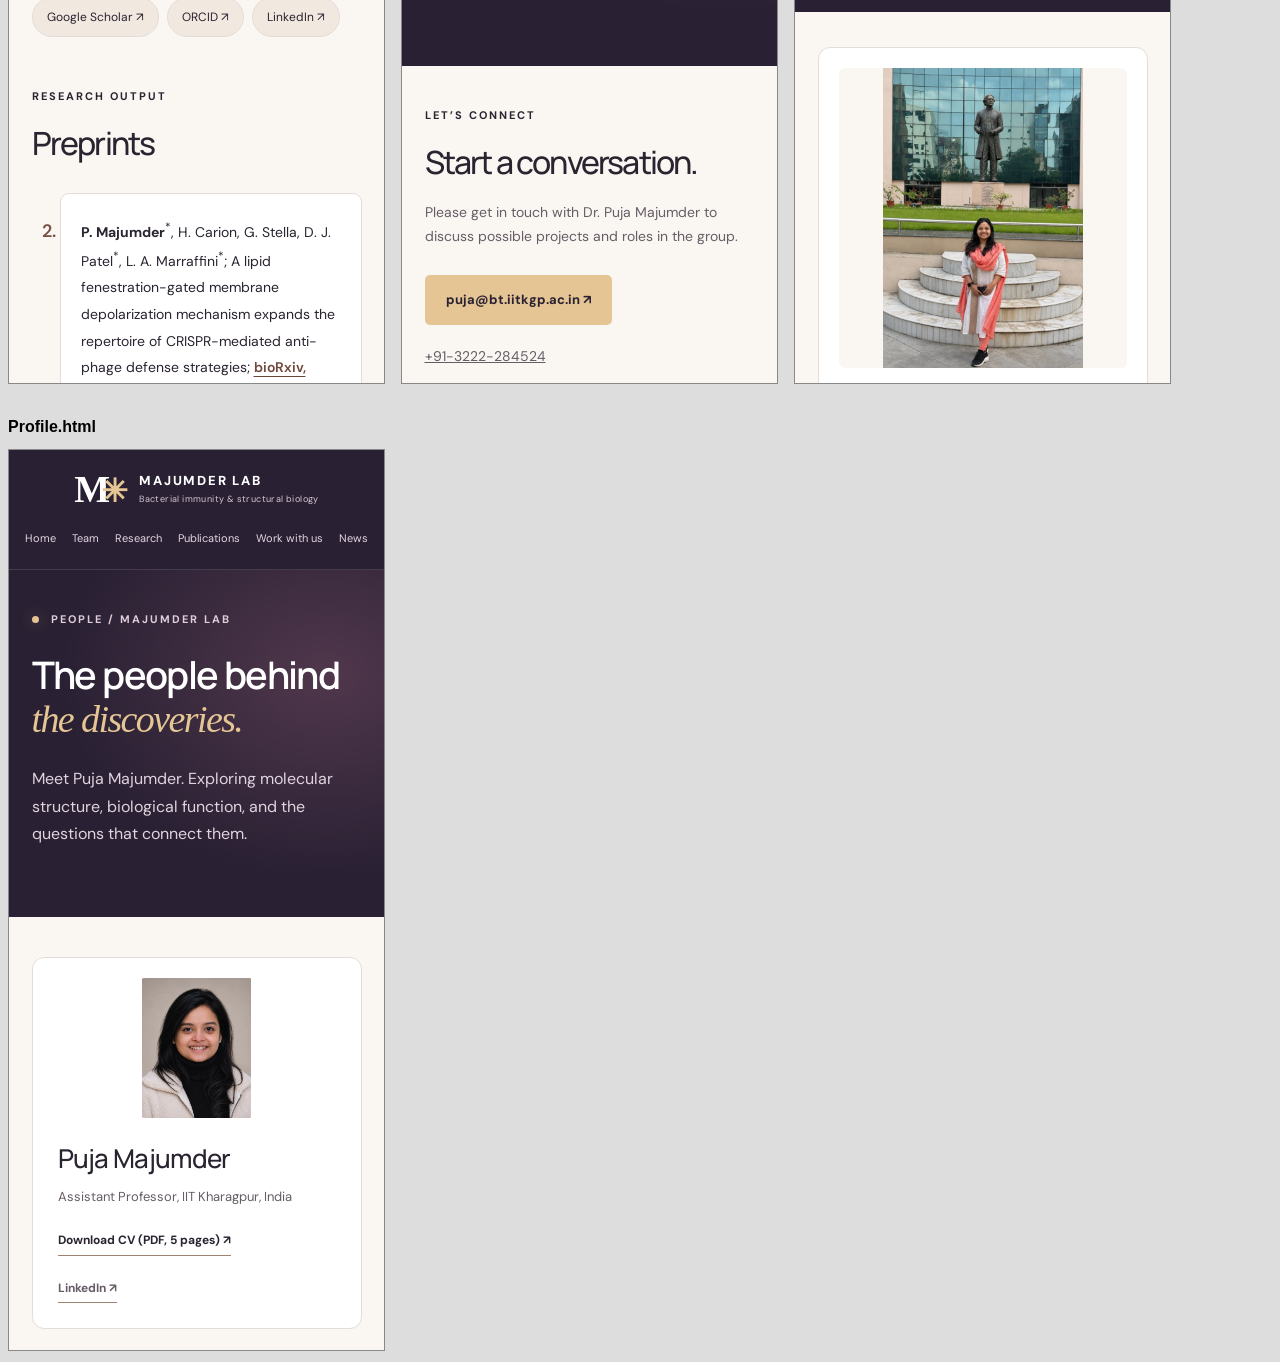
<file: tmp/responsive-review.html>
<!doctype html><meta charset="utf-8"><title>Local responsive review</title><style>body{font:14px Arial;background:#ddd}main{display:grid;grid-template-columns:repeat(3,375px);gap:18px}iframe{width:375px;height:900px;border:1px solid #888;background:white}h2{font-size:16px}</style><h1>375 px responsive layout review</h1><main><section><h2>index.html</h2><iframe title="index.html at phone width" src="/index.html?qa=final"></iframe></section><section><h2>Team.html</h2><iframe title="Team.html at phone width" src="/Team.html?qa=final"></iframe></section><section><h2>Research.html</h2><iframe title="Research.html at phone width" src="/Research.html?qa=final"></iframe></section><section><h2>Publications.html</h2><iframe title="Publications.html at phone width" src="/Publications.html?qa=final"></iframe></section><section><h2>Opportunity.html</h2><iframe title="Opportunity.html at phone width" src="/Opportunity.html?qa=final"></iframe></section><section><h2>News.html</h2><iframe title="News.html at phone width" src="/News.html?qa=final"></iframe></section><section><h2>Profile.html</h2><iframe title="Profile.html at phone width" src="/Profile.html?qa=final"></iframe></section></main>
</file>
<file: assets/css/site.css>
@import url('https://fonts.googleapis.com/css2?family=DM+Sans:wght@400;500;600;700&family=Manrope:wght@400;500;600;700;800&display=swap');
:root{--ink:#2a2330;--muted:#665d66;--accent:#e5c593;--dark:#292033;--paper:#faf7f3;--line:#e4dcd9}*{box-sizing:border-box}html{scroll-behavior:smooth;scroll-padding-top:110px}body{margin:0;background:var(--paper);color:var(--ink);font-family:'DM Sans',Arial,sans-serif;line-height:1.7}a{color:inherit}img{display:block;max-width:100%;height:auto}h1,h2,h3,h4,p,figure{margin:0}h1,h2,h3,h4{font-family:Manrope,Arial,sans-serif}a:focus-visible,summary:focus-visible{outline:3px solid #ad7f50;outline-offset:5px}.container{width:min(1200px,88%);margin-inline:auto}.site-header{background:var(--dark);color:#fff;border-bottom:1px solid #ffffff20}.header-inner{max-width:1440px;width:92%;margin:auto;display:flex;align-items:center;justify-content:space-between;gap:28px;min-height:100px}.brand{display:flex;align-items:center;gap:12px;text-decoration:none;font-size:13px;letter-spacing:1.8px;font-weight:800;white-space:nowrap}.brand small{display:block;font-size:10px;font-weight:400;letter-spacing:.4px;color:#d6c6d3}.brand-mark{flex-shrink:0;font-family:Georgia,serif;font-size:38px;letter-spacing:-9px;line-height:1;margin-right:8px}.brand-mark span{color:var(--accent);font-family:Georgia,"Times New Roman",serif;font-size:32px}.site-header nav{display:flex;gap:24px;font-size:12px}.site-header nav a{text-decoration:none;padding:9px 0;color:#e3d6e1;white-space:nowrap}.site-header nav a:hover,.site-header nav a[aria-current]{color:var(--accent)}.site-header nav a[aria-current]{border-bottom:2px solid var(--accent)}.hero{color:white;background:radial-gradient(ellipse at 85% 30%,#50374c,transparent 60%),var(--dark);padding:78px 0 65px;overflow:hidden}.hero-grid{display:grid;grid-template-columns:1.15fr 1fr;align-items:center;gap:65px}.eyebrow{font-size:11px;letter-spacing:2px;font-weight:700;text-transform:uppercase;line-height:1.7}.hero .eyebrow{color:#dfceda}.status-dot{display:inline-block;width:7px;height:7px;background:var(--accent);border-radius:50%;margin-right:7px;box-shadow:0 0 16px #e5c59370}h1{font-size:clamp(40px,4.3vw,66px);letter-spacing:-2.8px;line-height:1.12;font-weight:600;margin:25px 0}em{font-family:Georgia,'Times New Roman',serif;font-weight:400}.hero h1 em{color:var(--accent)}.hero-copy{color:#e1d3de;font-size:17px;max-width:410px;margin-bottom:30px}.button{display:inline-flex;align-items:center;gap:35px;background:var(--accent);color:var(--dark);text-decoration:none;font-size:13px;font-weight:700;border-radius:5px;padding:14px 21px;transition:transform .2s,background .2s}.button:hover{background:#f1d8b3;transform:translateY(-3px)}.button span{font-size:21px}.hero-tags{display:flex;flex-wrap:wrap;gap:8px;margin-top:34px}.hero-tags span{font-size:10px;border:1px solid #ffffff30;border-radius:30px;padding:5px 12px;color:#ece1e9}.hero-figure{background:#fff;border-radius:12px;overflow:hidden;box-shadow:16px 20px 0 #ffffff06,0 24px 80px #0003;transform:rotate(2deg)}.figure-top{display:flex;align-items:center;justify-content:space-between;padding:15px 20px;font-size:9px;letter-spacing:1.6px;font-weight:700;border-bottom:1px solid var(--line);color:var(--muted)}.hero-figure img{width:100%;height:auto;padding:18px}.hero-figure figcaption{padding:15px 20px;color:var(--muted);font-size:11px;border-top:1px solid var(--line)}.approach{display:grid;grid-template-columns:1fr 1.2fr;gap:90px;padding-top:90px;padding-bottom:35px}h2{font-size:clamp(32px,3.2vw,46px);font-weight:500;line-height:1.2;letter-spacing:-1.8px;margin-top:18px}h2 em{color:#765044}.intro{font-size:17px;line-height:1.85}.methods{display:grid;grid-template-columns:repeat(3,1fr);border:1px solid var(--line);border-radius:8px;margin-top:20px;margin-bottom:95px;overflow:hidden}.methods>div{padding:25px 30px;position:relative}.methods>div+div{border-left:1px solid var(--line)}.methods span{position:absolute;right:24px;top:23px;font-size:11px;color:#765044}.methods h3{font-size:18px;font-weight:600;margin-bottom:6px}.methods p{color:var(--muted);font-size:13px;max-width:240px}.section-heading{display:flex;justify-content:space-between;align-items:flex-end;gap:40px}.section-heading>p{max-width:340px;color:var(--muted);font-size:14px}.project-nav{display:grid;grid-template-columns:repeat(4,1fr);gap:12px;margin-top:35px}.project-nav a{display:flex;justify-content:space-between;text-decoration:none;font-size:14px;padding:13px 20px;border:1px solid var(--line);border-radius:5px;transition:background .2s}.project-nav a:hover{background:var(--accent)}.project-nav span{color:#704638}.context{margin-bottom:38px}details{margin-top:20px;border-top:1px solid var(--line)}summary{cursor:pointer;padding:15px 0;font-size:12px;font-weight:600;display:flex;justify-content:space-between;gap:20px;list-style:none}summary::-webkit-details-marker{display:none}summary span{font-size:18px;line-height:1;transition:transform .2s}details[open]>summary span:last-child{transform:rotate(45deg)}.detail-copy{color:var(--muted);font-size:14px;line-height:1.9;padding:5px 0 20px}.detail-copy a{color:#704638;text-underline-offset:3px}.project{display:grid;grid-template-columns:1.12fr 1fr;align-items:start;gap:55px;border-top:1px solid var(--line);padding:48px 0 55px;scroll-margin-top:25px}.project-figure{background:white;border:1px solid var(--line);border-radius:9px;overflow:hidden}.project-figure img{width:100%;height:auto;padding:24px;transition:transform .3s}.project-figure a{display:block;overflow:hidden}.project-figure a:hover img{transform:scale(1.025)}.project-figure figcaption{border-top:1px solid var(--line);font-size:10px;color:var(--muted);padding:12px 20px;display:flex;justify-content:space-between}.project-copy{padding-top:8px}.project-copy .eyebrow{color:#765044;font-size:9px;letter-spacing:1.5px}.project h3{font-size:58px;line-height:1.1;letter-spacing:-3px;margin:15px 0}.project h4{font-size:22px;line-height:1.4;font-weight:500;margin-bottom:17px;letter-spacing:-.6px}.project-copy>p:not(.eyebrow){font-size:14px;color:var(--muted)}.paper-link{display:inline-flex;gap:25px;align-items:center;font-size:12px;font-weight:700;text-decoration:none;border-bottom:1px solid #a08274;padding-bottom:4px;margin-top:22px}.paper-link:hover{color:#765044}.closing{background:var(--dark);color:white;border-radius:12px;padding:45px 55px;margin-top:20px;margin-bottom:55px;position:relative}.closing .eyebrow{color:#d7c5d2}.closing h2{margin-bottom:25px}.closing h2 em{color:var(--accent)}.closing .button{position:absolute;right:55px;bottom:55px}.site-footer{display:flex;align-items:center;justify-content:space-between;gap:20px;padding-bottom:30px;font-size:10px;color:var(--muted)}.site-footer a{font-weight:700;letter-spacing:1px;text-decoration:none;color:var(--ink)}.skip-link{position:fixed;top:-70px;left:15px;z-index:99;background:var(--accent);padding:12px}.skip-link:focus{top:10px}@media(min-width:1000px){.project:nth-of-type(even) .project-figure{order:2}}@media(max-width:1050px){.header-inner{flex-direction:column;gap:12px;padding:20px 0 12px}.hero-grid{gap:30px}h1{letter-spacing:-1.7px}.approach{gap:40px}.project{gap:30px}}@media(max-width:720px){.container{width:88%}.site-header nav{gap:16px;flex-wrap:wrap;justify-content:center;font-size:11px}.brand small{font-size:9px}.hero{padding:45px 0}.hero-grid,.approach,.project{grid-template-columns:1fr}.hero-grid{gap:40px}h1{font-size:44px}.hero-copy{font-size:16px}.hero-figure{transform:none}.approach{padding-top:55px;gap:25px}.intro{font-size:16px}.methods{grid-template-columns:1fr;margin-bottom:55px}.methods>div{padding:20px 25px}.methods>div+div{border-left:0;border-top:1px solid var(--line)}.methods p{max-width:100%}.section-heading{display:block}.section-heading>p{margin-top:20px}.project-nav{gap:7px}.project-nav a{padding:10px;font-size:12px}.project{gap:25px;padding:30px 0}.project h3{font-size:48px}.closing{padding:30px}.closing .button{position:static}.site-footer{flex-wrap:wrap}.site-footer span:last-child{width:100%}}@media(prefers-reduced-motion:reduce){html{scroll-behavior:auto}*,*::before,*::after{transition:none!important}}

/* Research on membrane effectors. */
.project-nav{grid-template-columns:repeat(6,minmax(0,1fr))}.membrane-effectors{border-top:1px solid var(--line);padding:35px 0 50px;scroll-margin-top:25px}.membrane-grid{display:grid;grid-template-columns:repeat(2,minmax(0,1fr));gap:24px;margin-top:30px}.membrane-grid>article{padding:30px;border:1px solid var(--line);border-radius:10px;background:white;scroll-margin-top:30px}.membrane-grid h3{font-size:48px;letter-spacing:-2px;line-height:1.15;margin:12px 0}.membrane-grid h4{font-size:21px;line-height:1.4;margin-bottom:15px}.membrane-grid .eyebrow{font-size:9px;color:#765044;letter-spacing:1.2px}.membrane-grid p:not(.eyebrow){font-size:14px;color:var(--muted)}.membrane-grid .research-status{margin-top:16px;font-size:12px}.membrane-grid .research-status em{font-family:inherit}@media(max-width:720px){.project-nav{grid-template-columns:repeat(3,minmax(0,1fr))}.membrane-grid{grid-template-columns:1fr}.membrane-grid>article{padding:24px}.membrane-grid h3{font-size:40px}}

.project h3{font-size:clamp(30px,3.8vw,48px);letter-spacing:-1.6px}.project-nav a{gap:8px;align-items:center}.project-nav a span{flex-shrink:0}

@media(max-width:380px){h1{font-size:36px}.project-nav{grid-template-columns:repeat(2,minmax(0,1fr))}.project-nav a{font-size:11px}.closing{padding:24px}}

/* Clockwise research cycle: structure, mechanism, defense, discovery. */
.home-page .methods-cycle{display:grid;grid-template-columns:repeat(2,minmax(0,1fr));gap:56px;max-width:860px;border:0;border-radius:0;overflow:visible;padding:18px 0}
.home-page .methods-cycle>div{position:relative;border:1px solid var(--line);border-radius:18px;background:#fff;padding:28px;display:flex;flex-direction:column;justify-content:center;min-height:150px}
.home-page .methods-cycle>div:nth-child(1){grid-area:1 / 1}
.home-page .methods-cycle>div:nth-child(2){grid-area:1 / 2}
.home-page .methods-cycle>div:nth-child(3){grid-area:2 / 2}
.home-page .methods-cycle>div:nth-child(4){grid-area:2 / 1}
.home-page .methods-cycle p{max-width:none}
.home-page .methods-cycle>div::after{content:'';position:absolute;width:56px;height:56px;pointer-events:none;background:center / 30px 30px no-repeat url("data:image/svg+xml,%3Csvg xmlns='http://www.w3.org/2000/svg' viewBox='0 0 32 32'%3E%3Cpath d='M5 16h22M19 8l8 8-8 8' fill='none' stroke='%23547241' stroke-width='2' stroke-linecap='round' stroke-linejoin='round'/%3E%3C/svg%3E")}
.home-page .methods-cycle>div:nth-child(1)::after{transform:rotate(0deg);left:100%;top:calc(50% - 28px)}
.home-page .methods-cycle>div:nth-child(2)::after{transform:rotate(90deg);top:100%;left:calc(50% - 28px)}
.home-page .methods-cycle>div:nth-child(3)::after{transform:rotate(180deg);right:100%;top:calc(50% - 28px)}
.home-page .methods-cycle>div:nth-child(4)::after{transform:rotate(270deg);bottom:100%;left:calc(50% - 28px)}
@media(max-width:720px){.home-page .methods-cycle{gap:32px;padding:0}.home-page .methods-cycle>div{padding:16px 12px;min-height:180px}.home-page .methods-cycle h3{font-size:16px;line-height:1.35}.home-page .methods-cycle p{font-size:12px;line-height:1.6}.home-page .methods-cycle>div::after{width:32px;height:32px;background-size:24px 24px}.home-page .methods-cycle>div:nth-child(1)::after,.home-page .methods-cycle>div:nth-child(3)::after{top:calc(50% - 16px)}.home-page .methods-cycle>div:nth-child(2)::after,.home-page .methods-cycle>div:nth-child(4)::after{left:calc(50% - 16px)}}
</file>
<file: assets/css/pages.css>
/* Page layouts built on the shared research-page design system. */
body{min-height:100vh;display:flex;flex-direction:column}main{flex:1;min-width:0}.page-hero{padding:65px 0 60px}.page-hero h1{max-width:950px}.page-hero .hero-copy{max-width:680px}.home-intro{display:grid;grid-template-columns:1fr 1.2fr;gap:80px;padding:75px 0 45px}.home-intro .button{margin-top:30px}.home-intro .intro{font-size:16px;color:var(--muted)}.link-grid{display:grid;grid-template-columns:repeat(3,1fr);gap:20px;margin-top:-35px;margin-bottom:70px}.link-grid>a{display:block;text-decoration:none;padding:30px;background:white;border:1px solid var(--line);border-radius:9px;transition:transform .2s,border-color .2s}.link-grid>a:hover{transform:translateY(-4px);border-color:#a08274}.link-grid h3{font-size:21px;font-weight:600;margin:15px 0 10px}.link-grid p:last-child{font-size:14px;color:var(--muted)}.profile-grid{display:grid;grid-template-columns:340px 1fr;gap:70px;padding:65px 0 80px;align-items:start}.profile-card{background:white;border:1px solid var(--line);border-radius:12px;overflow:hidden}.profile-card>img{width:100%;aspect-ratio:1/1.1;object-fit:cover;object-position:center top}.profile-card>div{padding:25px}.profile-card h2{font-size:26px;margin:0 0 12px;letter-spacing:-.7px}.profile-card p{font-size:13px;color:var(--muted)}.profile-note{margin-top:20px}.timeline-section+ .timeline-section{margin-top:35px}.timeline-section h2{font-size:27px;margin:0 0 25px;letter-spacing:-.8px}.timeline-section ul{margin:0;padding-left:20px;border-left:1px solid #d8c8bd;list-style:none}.timeline-section li{padding:0 0 22px 12px;font-size:14px;color:var(--muted);position:relative}.timeline-section li:before{content:'';position:absolute;left:-25px;top:8px;width:8px;height:8px;border:1px solid #a08274;border-radius:50%;background:var(--paper)}.timeline-section li>span{display:block;color:#704638;font-size:12px;font-weight:700;margin-bottom:5px}.publication-section{padding:45px 0 75px}.scholar-links{display:flex;flex-wrap:wrap;gap:12px;margin-bottom:50px}.scholar-links a{padding:11px 20px;background:#f1e8df;border:1px solid var(--line);border-radius:30px;font-size:12px;text-decoration:none}.scholar-links a:hover{background:var(--accent)}.publication-section>h2{margin-bottom:30px}.paper-list{padding:0 0 0 42px;margin:0}.paper-list li{padding:25px 30px;margin:0 0 17px 15px;border:1px solid var(--line);background:white;border-radius:9px;font-size:15px;line-height:1.9}.paper-list li::marker{font-size:18px;color:#765044;font-weight:600}.paper-list a{color:#704638;text-decoration:underline;text-underline-offset:4px;font-weight:600}.paper-list strong{font-weight:700;color:var(--ink)}.paper-list em{font-family:inherit;font-style:italic}.news-feed{padding:60px 0 75px}.news-card{display:grid;grid-template-columns:310px 1fr;gap:35px;padding:30px;background:white;border:1px solid var(--line);border-radius:12px;margin-bottom:25px;align-items:center}.news-card figure{background:var(--paper);border-radius:6px;overflow:hidden}.news-card img{width:100%;max-height:340px;object-fit:contain}.news-card .eyebrow{color:#765044;margin-bottom:15px}.news-card p{font-size:14px;color:var(--muted)}.news-card a,.role-card p a{color:#704638;text-underline-offset:4px}.contact-grid{display:grid;grid-template-columns:1fr 1fr;gap:60px;padding-top:65px;padding-bottom:55px;align-items:center}.contact-grid h2{margin-bottom:20px}.contact-grid p:not(.eyebrow){font-size:14px;color:var(--muted);margin-bottom:18px}.contact-grid .button{margin:8px 0 20px;gap:10px;overflow-wrap:anywhere;max-width:100%}.map-card{overflow:hidden;border-radius:12px;border:1px solid var(--line);background:#f1e8df}.map-card iframe{display:block;width:100%;height:360px;border:0}.role-list{padding-bottom:65px}.role-card{padding:35px 40px;margin-bottom:22px;border:1px solid var(--line);background:white;border-radius:10px}.role-card .eyebrow{color:#765044}.role-card h2{font-size:28px;letter-spacing:-.8px;margin-bottom:20px}.role-card p:not(.eyebrow){font-size:15px;color:var(--muted)}.site-footer{border-top:1px solid var(--line);padding-top:25px;margin-top:10px}p,a,li{overflow-wrap:break-word}@media(max-width:900px){.profile-grid{grid-template-columns:280px 1fr;gap:35px}.news-card{grid-template-columns:230px 1fr;gap:25px}.home-intro{gap:35px}.link-grid{gap:12px}.link-grid>a{padding:22px}.contact-grid{gap:30px}}@media(max-width:650px){.page-hero{padding:40px 0}.page-hero h1{font-size:38px;letter-spacing:-1.6px}.home-intro,.profile-grid,.news-card,.contact-grid{grid-template-columns:1fr}.home-intro{padding-top:45px;gap:30px}.link-grid{grid-template-columns:1fr;margin-top:-20px;margin-bottom:40px}.profile-grid{padding:40px 0;gap:40px}.profile-card{max-width:380px;width:100%;margin:auto}.news-feed{padding-top:35px}.news-card{padding:20px;gap:22px}.news-card img{max-height:300px}.paper-list{padding-left:23px}.paper-list li{padding:20px;margin-left:5px;font-size:14px}.contact-grid{padding-top:40px;gap:25px}.role-card{padding:25px}.role-card h2{font-size:25px}.map-card iframe{height:300px}.scholar-links{gap:8px}.scholar-links a{padding:9px 14px}}

/* BARC invited-talk update. */
.news-card-barc h2{font-size:24px;line-height:1.3;letter-spacing:-.5px;margin:0 0 15px}.news-card-barc img{display:block;height:auto}.news-card-barc figcaption{padding:10px 12px;font-size:11px;line-height:1.6;color:var(--muted)}.news-card-barc p+p{margin-top:14px}

.news-card-text{grid-template-columns:1fr}.news-card-text p+p{margin-top:14px}

.news-card-emsi img{display:block;height:auto}.news-card-emsi figcaption{padding:10px 12px;font-size:11px;line-height:1.6;color:var(--muted)}.news-card-emsi p+p{margin-top:14px}

.news-card-foundation img{display:block;height:auto}.news-card-foundation figcaption{padding:10px 12px;font-size:11px;line-height:1.6;color:var(--muted)}.news-card-foundation p+p{margin-top:14px}

.news-card-bose img{display:block;height:auto}.news-card-bose figcaption{padding:10px 12px;font-size:11px;line-height:1.6;color:var(--muted)}.news-card-bose p+p{margin-top:14px}

.news-card-sbci figure{background:#fff}.news-card-sbci img{display:block;height:auto;padding:15px}.news-card-sbci figcaption{padding:10px 12px;font-size:11px;line-height:1.6;color:var(--muted)}

.publication-section>.journal-papers-heading{margin-top:45px}

.graduate-profile{border-top:1px solid var(--line)}.graduate-profile .profile-card>img{display:block;aspect-ratio:1;object-fit:contain}.graduate-profile .timeline-section>p:not(.eyebrow){font-size:15px;color:var(--muted);margin-bottom:25px}

.graduate-team{padding:30px 0 40px;border-top:1px solid var(--line)}.graduate-team>.eyebrow{margin-bottom:18px}.graduate-member{display:flex;align-items:center;gap:25px;padding:22px;border:1px solid var(--line);border-radius:12px;background:white}.graduate-member>img{width:150px;height:150px;object-fit:cover;border-radius:7px;flex-shrink:0}.graduate-member h2{font-size:26px;margin:0 0 8px}.graduate-member p{font-size:14px;color:var(--muted);margin:0}.graduate-member .member-role{margin-bottom:12px;color:#704638}@media(max-width:650px){.graduate-member{align-items:flex-start;gap:18px}.graduate-member>img{width:100px;height:100px}.graduate-member h2{font-size:22px}}

.principal-profile{padding-top:35px;padding-bottom:30px}.principal-card{padding:24px;border:1px solid var(--line);border-radius:12px;background:white}.principal-overview{display:flex;align-items:center;gap:28px}.principal-overview>img{width:180px;height:180px;object-fit:cover;object-position:center top;border-radius:8px}.principal-overview h2{font-size:28px;margin:6px 0 10px}.principal-overview p:not(.eyebrow){font-size:14px;color:var(--muted);margin-bottom:14px}.principal-overview .eyebrow{margin:0}.principal-details{margin-top:22px;border-top:1px solid var(--line)}.principal-details>summary{display:flex;justify-content:space-between;align-items:center;gap:15px;padding-top:18px;cursor:pointer;list-style:none;color:#704638;font-size:14px;font-weight:600}.principal-details>summary::-webkit-details-marker{display:none}.principal-details>summary:focus-visible{outline:2px solid #704638;outline-offset:5px}.expand-symbol{font-size:24px;line-height:1}.principal-details[open] .expand-symbol{transform:rotate(45deg)}.principal-timelines{padding-top:28px;display:grid;grid-template-columns:repeat(3,minmax(0,1fr));gap:28px}.principal-timelines .timeline-section+.timeline-section{margin-top:0}.principal-timelines .timeline-section h2{font-size:23px}@media(max-width:900px){.principal-timelines{grid-template-columns:1fr}}@media(max-width:650px){.principal-card{padding:20px}.principal-overview{gap:18px}.principal-overview>img{width:100px;height:110px;flex-shrink:0;object-fit:contain}.principal-overview h2{font-size:24px}.principal-overview .eyebrow{font-size:10px}.principal-overview .paper-link{font-size:12px}}

.principal-details>summary,.principal-details>summary>span{font-family:inherit;font-style:normal}.principal-details>summary>span:first-child{transform:none}

.principal-details>summary>.profile-summary-label{font:inherit;transform:none;transition:none}

.home-intro .intro p+p{margin-top:18px}.defense-focus{margin-bottom:70px}.defense-focus h2{margin-bottom:28px}.defense-focus-grid{display:grid;grid-template-columns:repeat(3,minmax(0,1fr));gap:20px}.defense-focus-grid>a{display:flex;flex-direction:column;padding:28px;border:1px solid var(--line);border-radius:10px;background:white;text-decoration:none}.defense-focus-grid .eyebrow{font-size:9px;color:#765044;letter-spacing:1.2px}.defense-focus-grid h3{font-size:22px;line-height:1.35;margin:18px 0 12px}.defense-focus-grid p{font-size:14px;color:var(--muted)}.focus-link{display:block;font-size:12px;font-weight:600;margin-top:auto;padding-top:22px}.defense-focus+.link-grid{margin-top:0}.home-page .hero-copy{max-width:760px}.home-page .page-hero h1{max-width:1100px}@media(max-width:800px){.defense-focus-grid{grid-template-columns:1fr}.defense-focus{margin-bottom:40px}}

.news-card-gnr .gnr-visuals{padding:16px;background:#fff}.news-card-gnr .gnr-portrait img{height:190px;width:100%;object-fit:contain}.gnr-visuals span{display:block;text-align:center;font-size:10px;line-height:1.5;color:var(--muted);margin-top:7px}.news-card-gnr figcaption{padding:10px 12px;font-size:10px;line-height:1.6;color:var(--muted);border-top:1px solid var(--line)}

/* Keep long names, contact links, and headings readable on narrow screens. */
.role-card p+p,.news-card p+p,.detail-copy p+p{margin-top:14px}
.principal-overview>div,.graduate-member>div{min-width:0}
@media(max-width:380px){.principal-overview,.graduate-member{flex-direction:column;align-items:flex-start}.principal-overview>img{width:100px;height:110px}}

/* Keep the legacy academic-profile portrait compact on phones, too. */
@media(max-width:650px){.profile-card>img{width:120px;height:140px;aspect-ratio:auto;object-fit:contain;margin:20px auto 0;border-radius:8px}}

.news-card-webinar figcaption,.news-card-meeting figcaption{padding:10px 12px;font-size:11px;line-height:1.6;color:var(--muted)}
</file>
